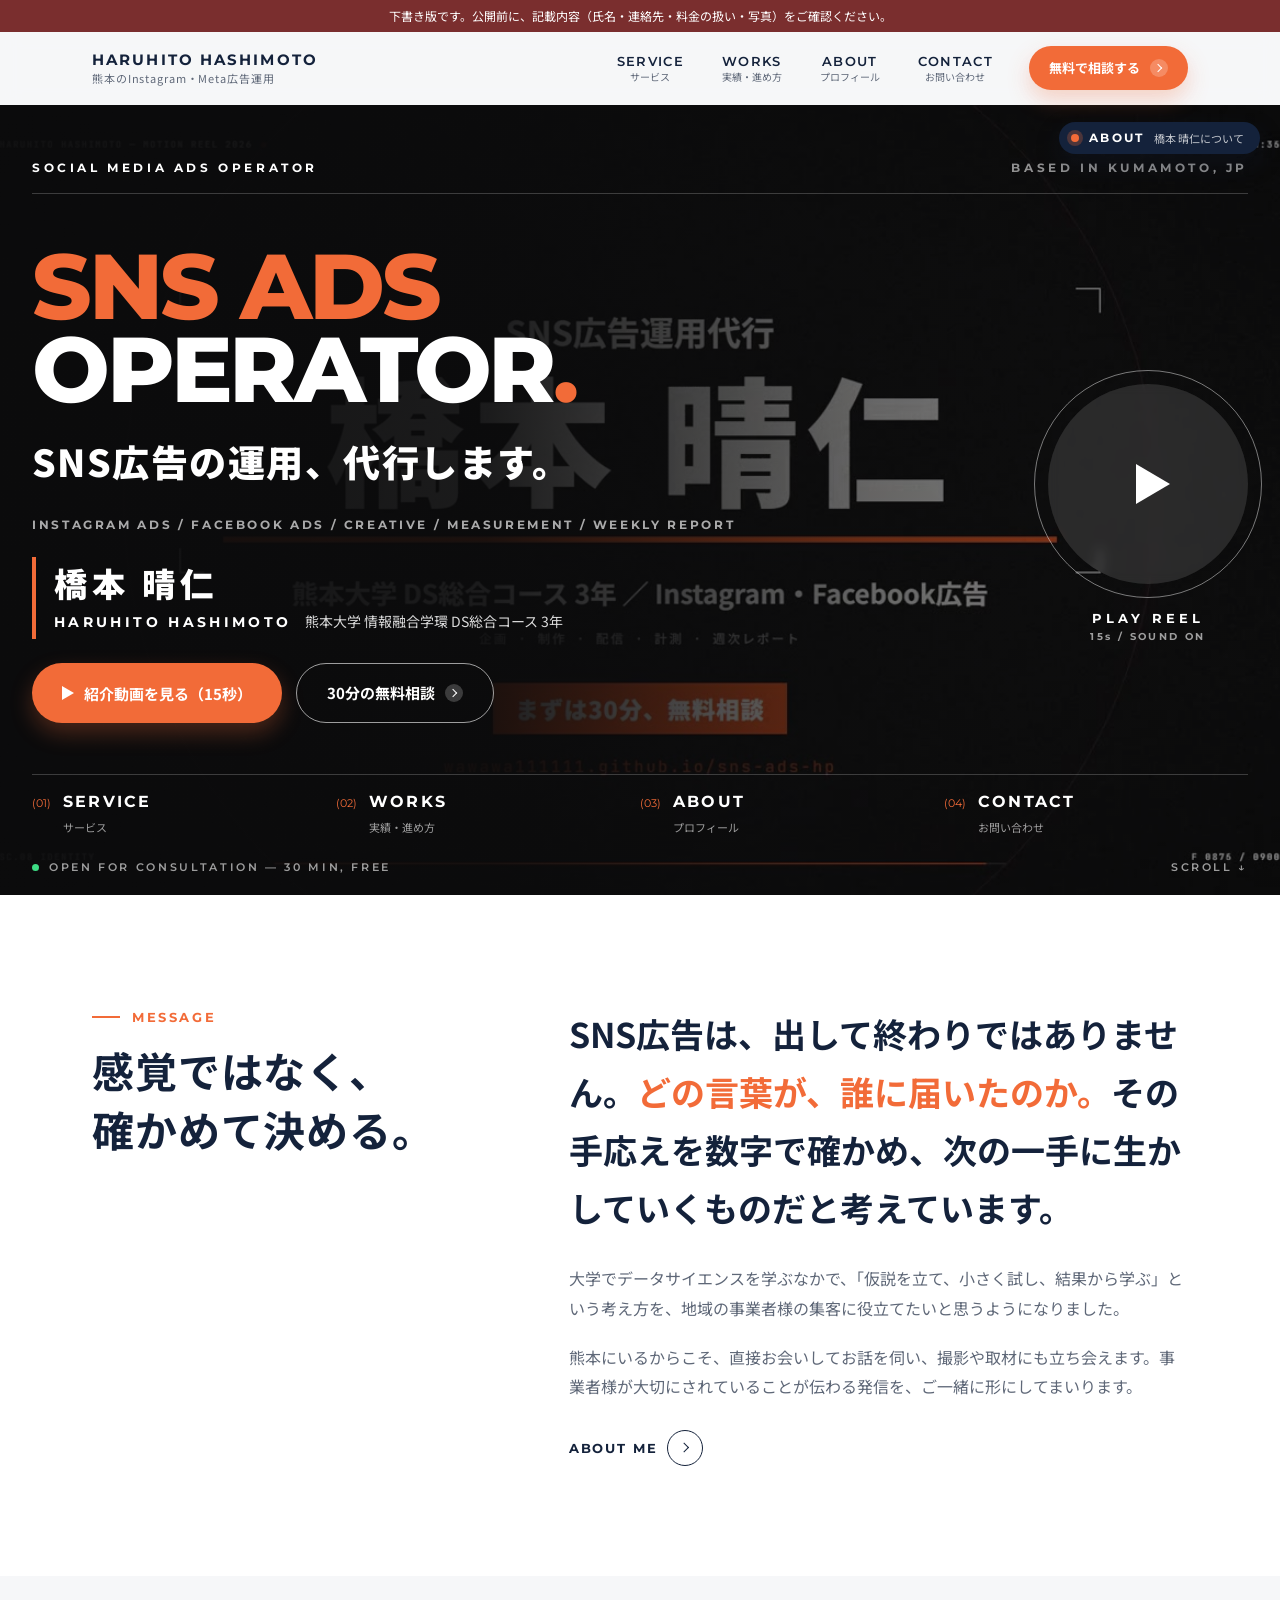
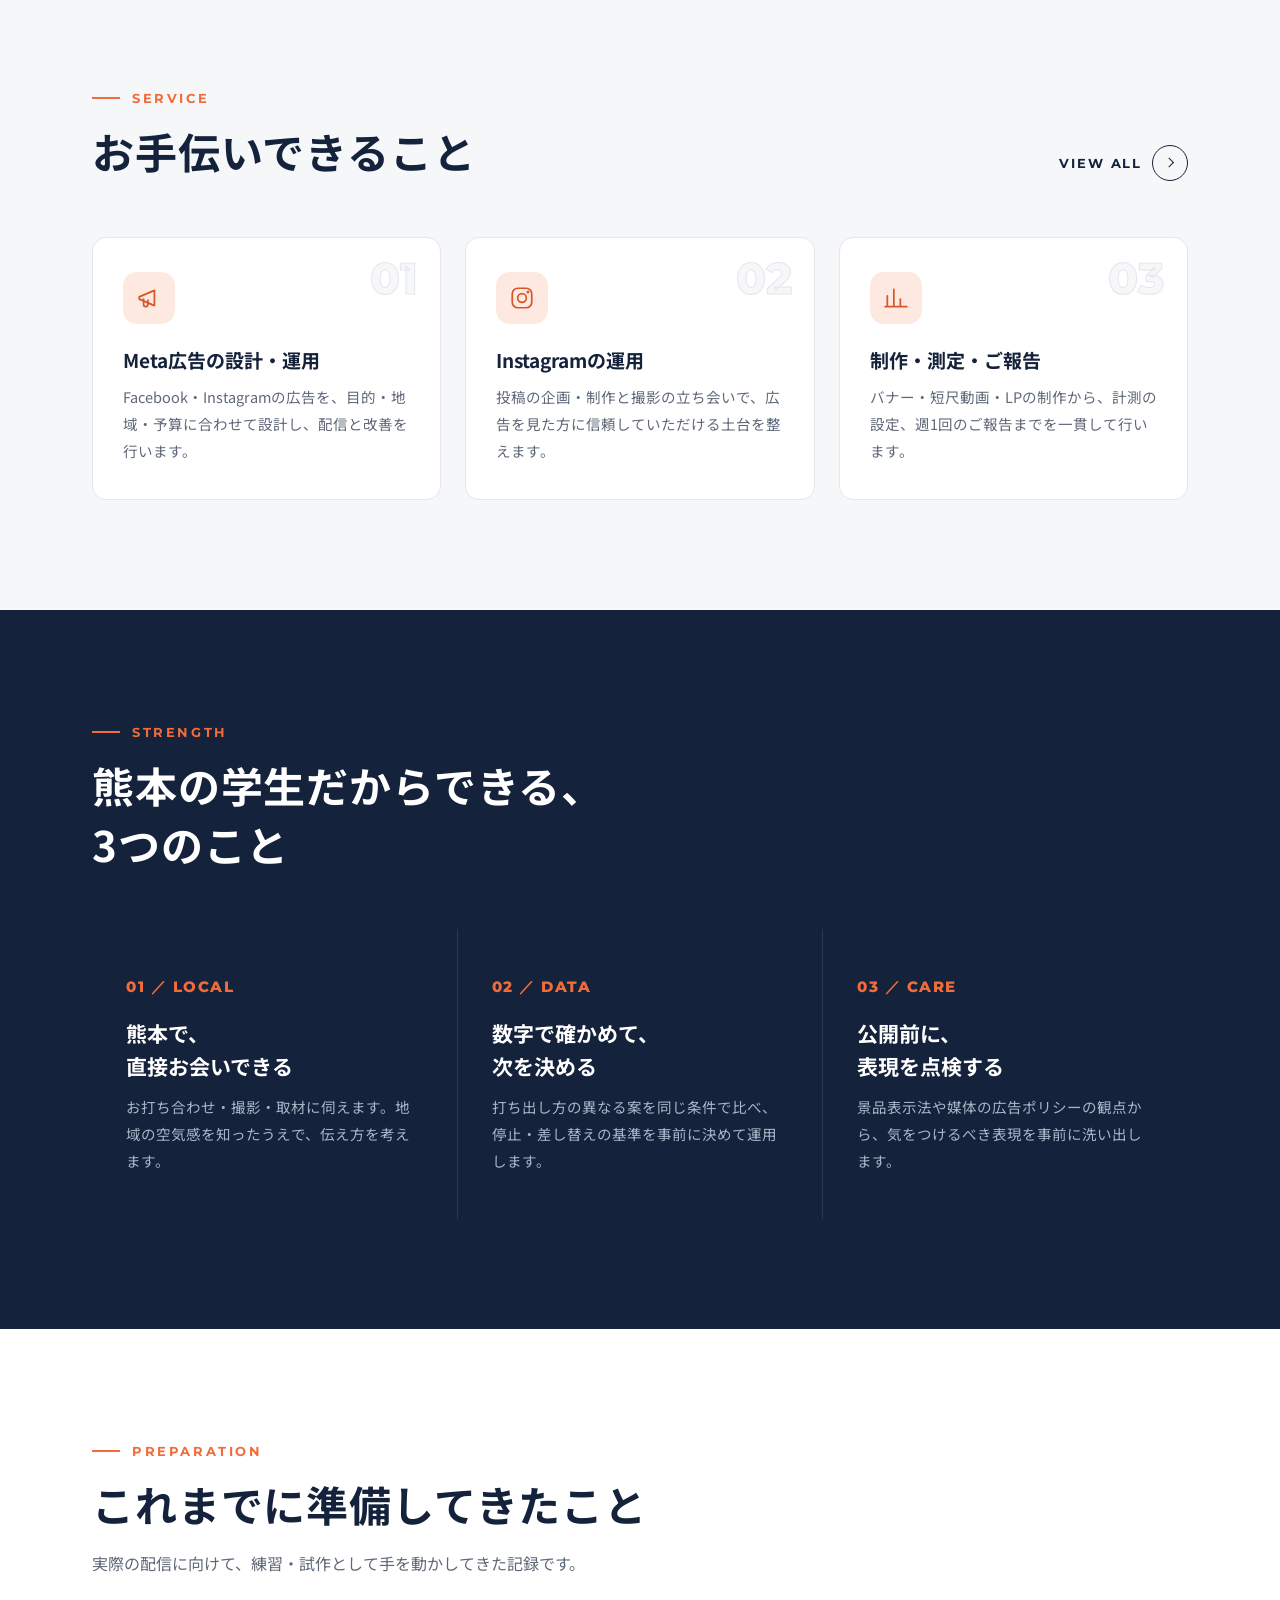
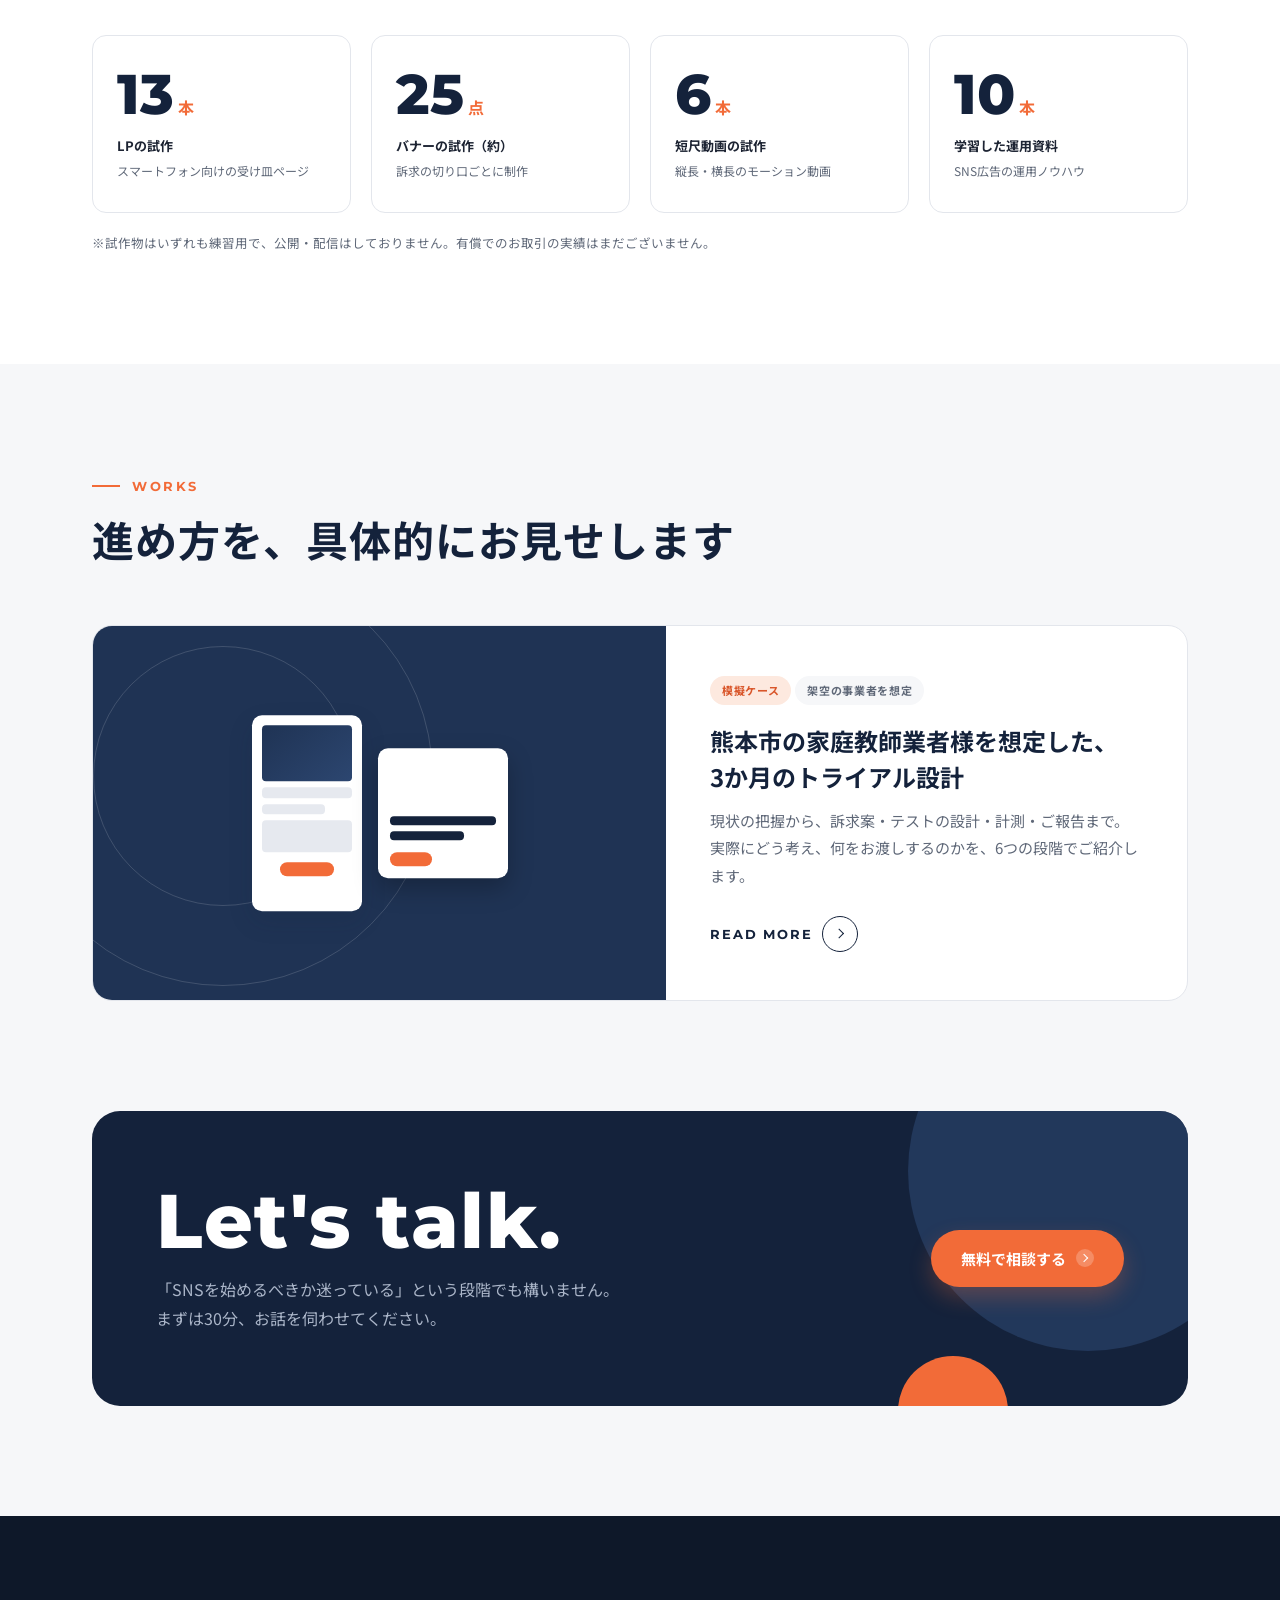
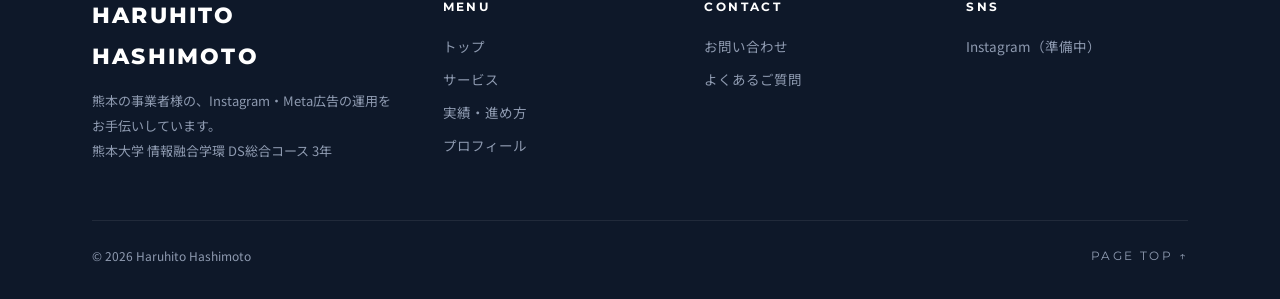
<file: index.html>
<!doctype html>
<html lang="ja">
<head>
<meta charset="utf-8">
<meta name="viewport" content="width=device-width, initial-scale=1">
<title>熊本のInstagram・Meta広告運用｜橋本 晴仁</title>
<meta name="description" content="熊本の事業者様のInstagram・Meta広告の運用を、数字で確かめながらお手伝いします。熊本大学 情報融合学環 DS総合コース 3年 橋本 晴仁。">
<meta name="robots" content="noindex, nofollow"><!-- 下書きのため。公開時に外す -->
<link rel="preconnect" href="https://fonts.googleapis.com"><link rel="preconnect" href="https://fonts.gstatic.com" crossorigin>
<link href="https://fonts.googleapis.com/css2?family=Montserrat:wght@500;600;700;800&family=Noto+Sans+JP:wght@400;500;700;900&display=swap" rel="stylesheet">
<link rel="stylesheet" href="assets/style.css">
</head>
<body data-page="top">
<div id="site-header"></div>

<main>
  <!-- ファーストビュー：右側に動画が見える背景＋強い見出し＋再生ボタン -->
  <section class="fv-hero">
    <video class="fv-bgv" id="fv-reel" src="assets/reel.mp4" poster="assets/reel-poster.jpg" autoplay muted loop playsinline preload="metadata" aria-hidden="true"></video>
    <div class="fv-shade" aria-hidden="true"></div>
    <div class="wrap fv-hero-in">
      <div class="fv-top rv">
        <p class="fv-kicker en">SOCIAL MEDIA ADS OPERATOR</p>
        <p class="fv-kicker en dim">BASED IN KUMAMOTO, JP</p>
      </div>
      <div class="fv-body">
        <div class="fv-main">
          <h1 class="fv-h rv d1">
            <span class="en big"><span class="o">SNS ADS</span><span>OPERATOR<i>.</i></span></span>
            <span class="jp">SNS広告の運用、代行します。</span>
          </h1>
          <p class="fv-svc en rv d2">INSTAGRAM ADS / FACEBOOK ADS / CREATIVE / MEASUREMENT / WEEKLY REPORT</p>
          <div class="fv-id rv d2">
            <p class="nm">橋本 晴仁</p>
            <p class="meta"><span class="en">HARUHITO HASHIMOTO</span>熊本大学 情報融合学環 DS総合コース 3年</p>
          </div>
          <div class="fv-btns rv d3">
            <button type="button" class="btn btn-accent js-play"><span class="tri" aria-hidden="true"></span>紹介動画を見る（15秒）</button>
            <a href="contact.html" class="btn btn-ghost-w">30分の無料相談<span class="arw"></span></a>
          </div>
        </div>
        <button type="button" class="fv-play js-play" aria-label="紹介動画を再生する（15秒・音あり）">
          <span class="ring" aria-hidden="true"></span><span class="tri" aria-hidden="true"></span>
          <span class="lab en">PLAY REEL<small>15s / SOUND ON</small></span>
        </button>
      </div>
      <nav class="fv-index rv d3" aria-label="ページへのリンク">
        <a href="service.html"><span class="no en">(01)</span><span class="en">SERVICE</span><small>サービス</small></a>
        <a href="works.html"><span class="no en">(02)</span><span class="en">WORKS</span><small>実績・進め方</small></a>
        <a href="about.html"><span class="no en">(03)</span><span class="en">ABOUT</span><small>プロフィール</small></a>
        <a href="contact.html"><span class="no en">(04)</span><span class="en">CONTACT</span><small>お問い合わせ</small></a>
      </nav>
      <div class="fv-foot en"><span><i class="live"></i>OPEN FOR CONSULTATION — 30 MIN, FREE</span><span>SCROLL ↓</span></div>
    </div>
  </section>
  <!-- 紹介動画を大きく再生する画面 -->
  <dialog class="reel-modal" id="reel-modal" aria-label="紹介動画">
    <button type="button" class="reel-close" id="reel-close" aria-label="閉じる">×</button>
    <video id="reel-full" src="assets/reel.mp4" poster="assets/reel-poster.jpg" controls playsinline preload="none"></video>
  </dialog>

  <!-- メッセージ -->
  <section class="sec white">
    <div class="wrap message">
      <div class="head rv" style="margin:0"><span class="label">Message</span><h2>感覚ではなく、<br>確かめて決める。</h2></div>
      <div class="rv d1">
        <p class="big">SNS広告は、出して終わりではありません。<em>どの言葉が、誰に届いたのか。</em>その手応えを数字で確かめ、次の一手に生かしていくものだと考えています。</p>
        <div class="body" style="margin-top:28px">
          <p>大学でデータサイエンスを学ぶなかで、「仮説を立て、小さく試し、結果から学ぶ」という考え方を、地域の事業者様の集客に役立てたいと思うようになりました。</p>
          <p>熊本にいるからこそ、直接お会いしてお話を伺い、撮影や取材にも立ち会えます。事業者様が大切にされていることが伝わる発信を、ご一緒に形にしてまいります。</p>
        </div>
        <p style="margin-top:28px"><a href="about.html" class="more">ABOUT ME<i></i></a></p>
      </div>
    </div>
  </section>

  <!-- サービス -->
  <section class="sec">
    <div class="wrap">
      <div class="head rv" style="display:flex;justify-content:space-between;align-items:end;flex-wrap:wrap;gap:20px">
        <div><span class="label">Service</span><h2>お手伝いできること</h2></div>
        <a href="service.html" class="more">VIEW ALL<i></i></a>
      </div>
      <div class="cards">
        <a href="service.html#ads" class="card rv">
          <span class="no">01</span>
          <div class="ic"><svg viewBox="0 0 24 24"><path d="M3 11l14-6v14L3 13z"/><path d="M7 13v5a2 2 0 0 0 4 0v-4"/></svg></div>
          <h3>Meta広告の設計・運用</h3>
          <p>Facebook・Instagramの広告を、目的・地域・予算に合わせて設計し、配信と改善を行います。</p>
        </a>
        <a href="service.html#instagram" class="card rv d1">
          <span class="no">02</span>
          <div class="ic"><svg viewBox="0 0 24 24"><rect x="3" y="3" width="18" height="18" rx="5"/><circle cx="12" cy="12" r="4"/><circle cx="17.5" cy="6.5" r=".6"/></svg></div>
          <h3>Instagramの運用</h3>
          <p>投稿の企画・制作と撮影の立ち会いで、広告を見た方に信頼していただける土台を整えます。</p>
        </a>
        <a href="service.html#creative" class="card rv d2">
          <span class="no">03</span>
          <div class="ic"><svg viewBox="0 0 24 24"><path d="M4 20V10M10 20V4M16 20v-7M22 20H2"/></svg></div>
          <h3>制作・測定・ご報告</h3>
          <p>バナー・短尺動画・LPの制作から、計測の設定、週1回のご報告までを一貫して行います。</p>
        </a>
      </div>
    </div>
  </section>

  <!-- 強み -->
  <section class="sec navy">
    <div class="wrap">
      <div class="head rv"><span class="label">Strength</span><h2>熊本の学生だからできる、<br>3つのこと</h2></div>
      <div class="strengths rv">
        <div class="strength"><div class="num">01 ／ LOCAL</div><h3>熊本で、<br>直接お会いできる</h3><p>お打ち合わせ・撮影・取材に伺えます。地域の空気感を知ったうえで、伝え方を考えます。</p></div>
        <div class="strength"><div class="num">02 ／ DATA</div><h3>数字で確かめて、<br>次を決める</h3><p>打ち出し方の異なる案を同じ条件で比べ、停止・差し替えの基準を事前に決めて運用します。</p></div>
        <div class="strength"><div class="num">03 ／ CARE</div><h3>公開前に、<br>表現を点検する</h3><p>景品表示法や媒体の広告ポリシーの観点から、気をつけるべき表現を事前に洗い出します。</p></div>
      </div>
    </div>
  </section>

  <!-- 準備の記録（数字） -->
  <section class="sec white">
    <div class="wrap">
      <div class="head rv"><span class="label">Preparation</span><h2>これまでに準備してきたこと</h2><p>実際の配信に向けて、練習・試作として手を動かしてきた記録です。</p></div>
      <div class="stats">
        <div class="stat rv"><div class="v" data-count="16">16<small>本</small></div><div class="k">LPの試作</div><div class="d">スマートフォン向けの受け皿ページ</div></div>
        <div class="stat rv d1"><div class="v" data-count="30">30<small>点</small></div><div class="k">バナーの試作（約）</div><div class="d">訴求の切り口ごとに制作</div></div>
        <div class="stat rv d2"><div class="v" data-count="7">7<small>本</small></div><div class="k">短尺動画の試作</div><div class="d">縦長・横長のモーション動画</div></div>
        <div class="stat rv d3"><div class="v" data-count="12">12<small>本</small></div><div class="k">学習した運用資料</div><div class="d">SNS広告の運用ノウハウ</div></div>
      </div>
      <p class="small-note">※試作物はいずれも練習用で、公開・配信はしておりません。有償でのお取引の実績はまだございません。</p>
    </div>
  </section>

  <!-- 実績・進め方 -->
  <section class="sec">
    <div class="wrap">
      <div class="head rv"><span class="label">Works</span><h2>進め方を、具体的にお見せします</h2></div>
      <a href="works.html" class="case-teaser rv">
        <div class="vis" aria-hidden="true">
          <div class="ring" style="width:420px;height:420px;left:-80px;top:-60px"></div>
          <div class="ring" style="width:260px;height:260px;left:0;top:20px"></div>
          <div style="position:absolute;left:50%;top:50%;transform:translate(-50%,-50%);display:flex;gap:16px;align-items:center">
            <div class="m-lp" style="width:110px"><i class="h"></i><i style="height:6%"></i><i style="height:6%;width:70%"></i><i style="height:18%"></i><i class="b"></i></div>
            <div class="m-banner" style="width:130px"><i></i><i></i><i></i></div>
          </div>
        </div>
        <div class="body">
          <span class="chip">模擬ケース</span> <span class="chip gray">架空の事業者を想定</span>
          <h3 style="font-size:24px;color:var(--navy);margin:18px 0 12px;line-height:1.5">熊本市の家庭教師業者様を想定した、<br>3か月のトライアル設計</h3>
          <p style="color:var(--muted);font-size:15px">現状の把握から、訴求案・テストの設計・計測・ご報告まで。実際にどう考え、何をお渡しするのかを、6つの段階でご紹介します。</p>
          <p style="margin-top:26px"><span class="more">READ MORE<i></i></span></p>
        </div>
      </a>
    </div>
  </section>

  <!-- CTA -->
  <section class="sec" style="padding-top:0">
    <div class="wrap">
      <div class="cta-band rv">
        <div>
          <div class="en">Let's talk.</div>
          <p>「SNSを始めるべきか迷っている」という段階でも構いません。<br>まずは30分、お話を伺わせてください。</p>
        </div>
        <a href="contact.html" class="btn btn-accent">無料で相談する<span class="arw"></span></a>
      </div>
    </div>
  </section>
</main>

<div id="site-footer"></div>
<script src="assets/main.js"></script>
</body>
</html>
</file>
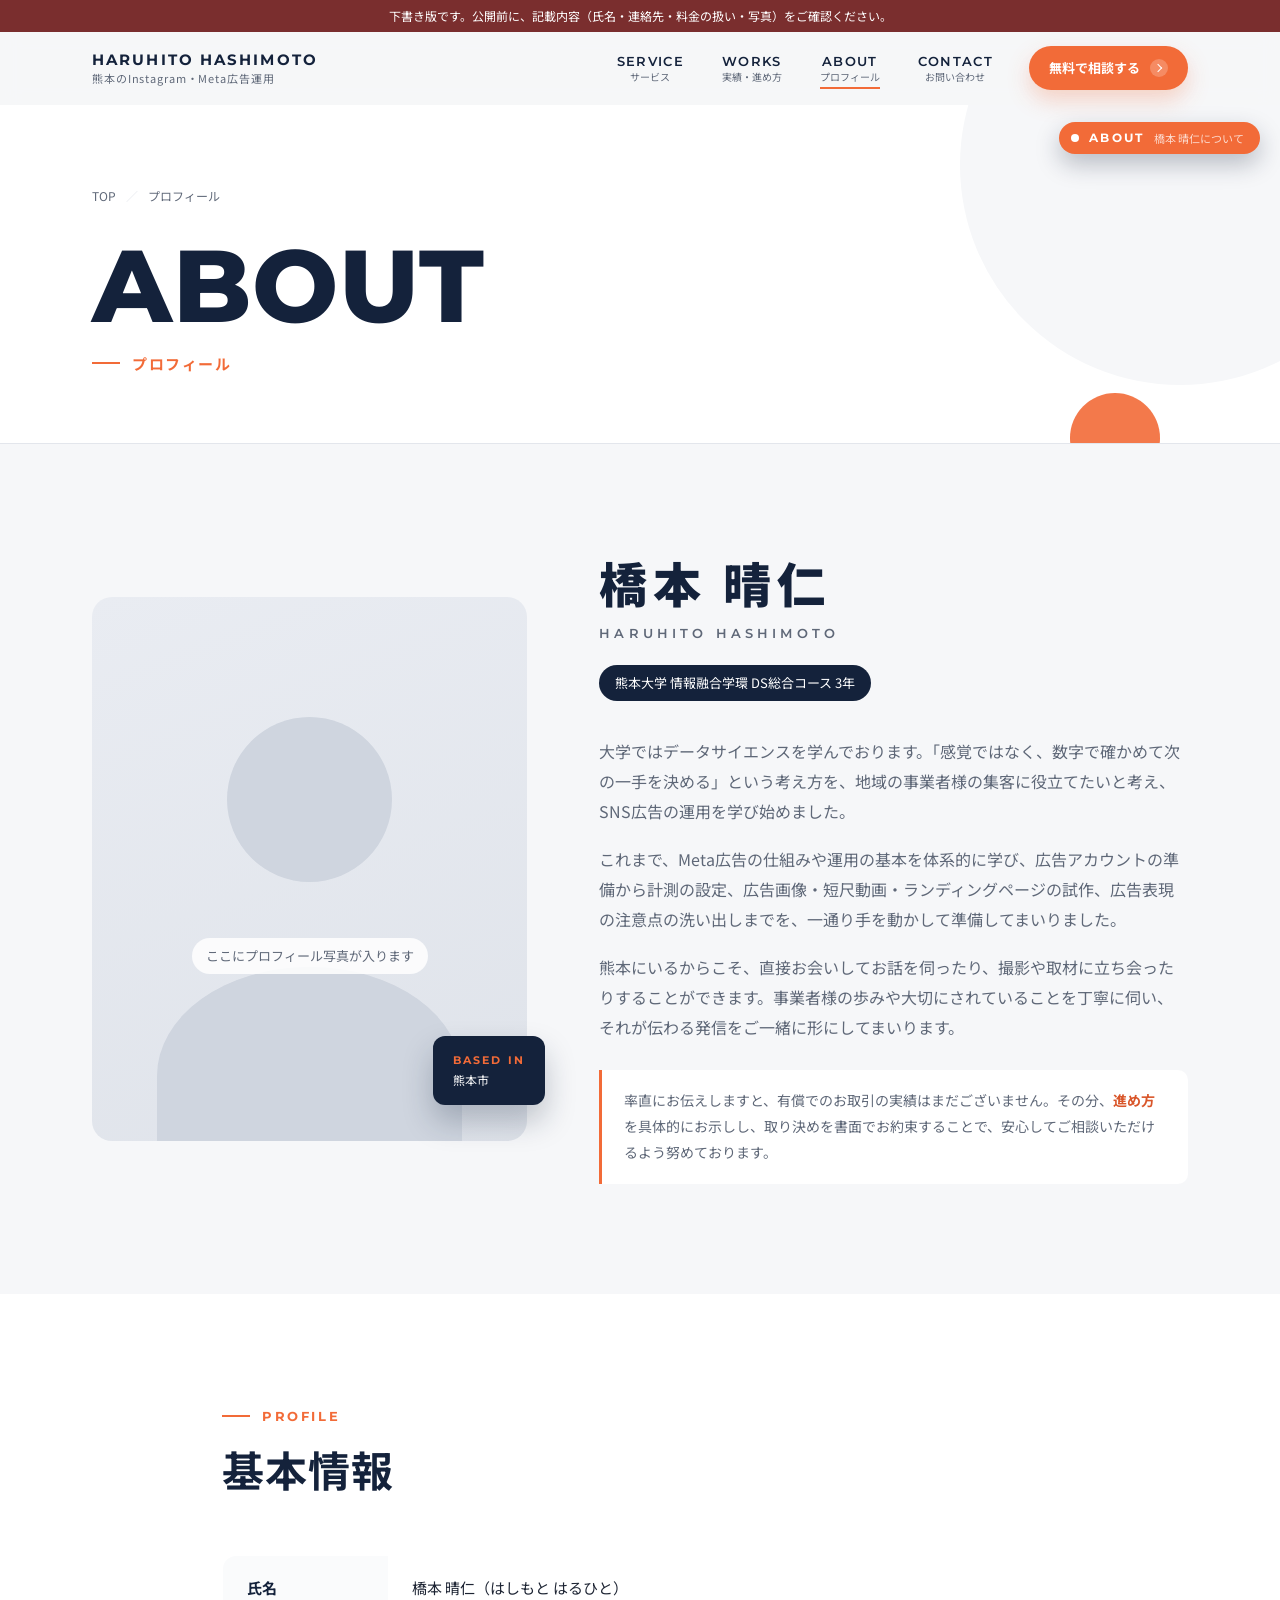
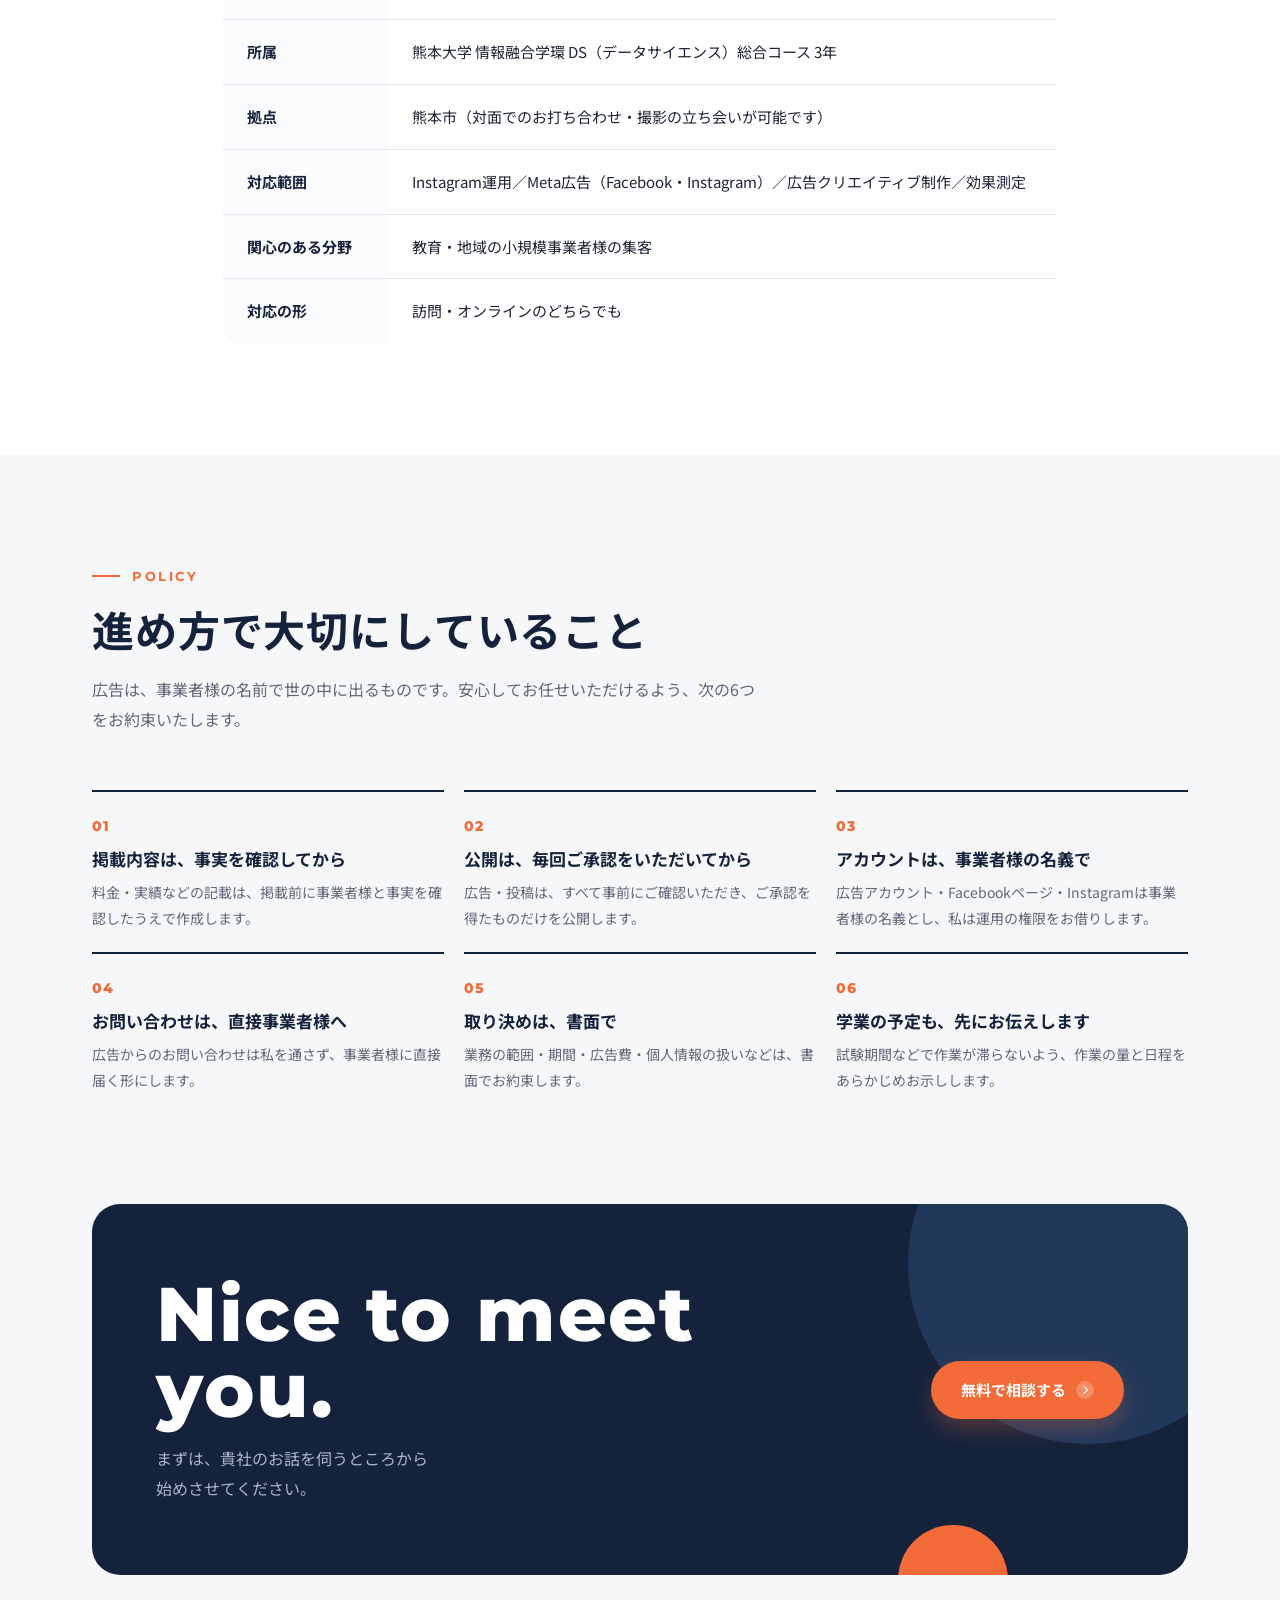
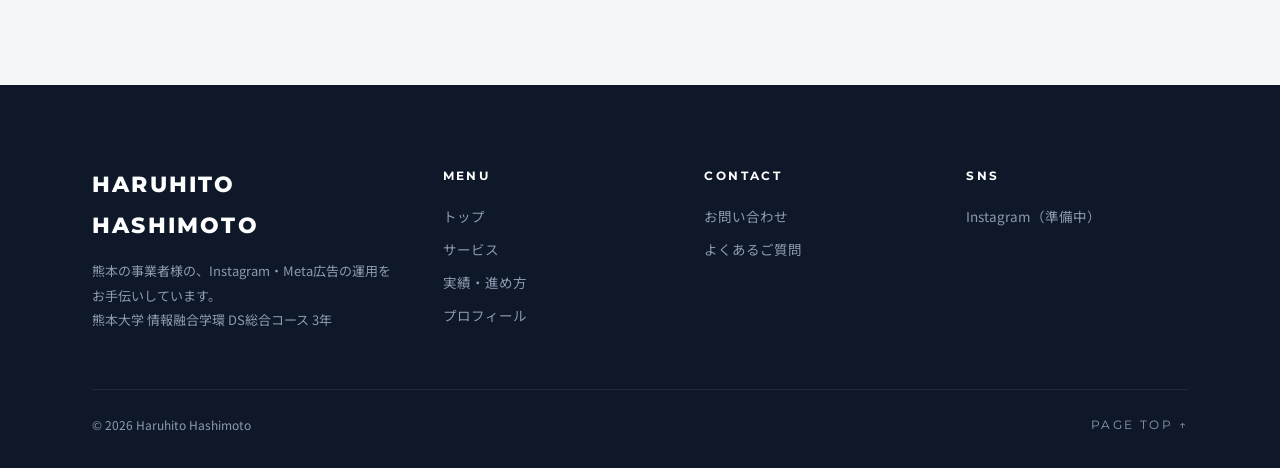
<file: about.html>
<!doctype html>
<html lang="ja">
<head>
<meta charset="utf-8">
<meta name="viewport" content="width=device-width, initial-scale=1">
<title>プロフィール｜熊本のInstagram・Meta広告運用｜橋本 晴仁</title>
<meta name="description" content="熊本大学 情報融合学環 DS総合コース 3年 橋本 晴仁のプロフィールと、進め方で大切にしていること。">
<meta name="robots" content="noindex, nofollow">
<link rel="preconnect" href="https://fonts.googleapis.com"><link rel="preconnect" href="https://fonts.gstatic.com" crossorigin>
<link href="https://fonts.googleapis.com/css2?family=Montserrat:wght@500;600;700;800&family=Noto+Sans+JP:wght@400;500;700;900&display=swap" rel="stylesheet">
<link rel="stylesheet" href="assets/style.css">
</head>
<body data-page="about">
<div id="site-header"></div>

<main>
  <section class="page-hero">
    <div class="wrap">
      <nav class="crumb" aria-label="パンくずリスト"><a href="index.html">TOP</a><span>プロフィール</span></nav>
      <h1><span class="en">ABOUT</span><span class="ja">プロフィール</span></h1>
    </div>
  </section>

  <section class="sec">
    <div class="wrap profile-top">
      <div class="photo-wrap rv">
        <div class="photo-slot"><span>ここにプロフィール写真が入ります</span></div>
        <div class="tag"><b>BASED IN</b>熊本市</div>
      </div>
      <div class="rv d1">
        <div class="profile-name"><div class="ja">橋本 晴仁</div><div class="en">HARUHITO HASHIMOTO</div><span class="role">熊本大学 情報融合学環 DS総合コース 3年</span></div>
        <div class="story" style="margin-top:36px">
          <p>大学ではデータサイエンスを学んでおります。「感覚ではなく、数字で確かめて次の一手を決める」という考え方を、地域の事業者様の集客に役立てたいと考え、SNS広告の運用を学び始めました。</p>
          <p>これまで、Meta広告の仕組みや運用の基本を体系的に学び、広告アカウントの準備から計測の設定、広告画像・短尺動画・ランディングページの試作、広告表現の注意点の洗い出しまでを、一通り手を動かして準備してまいりました。</p>
          <p>熊本にいるからこそ、直接お会いしてお話を伺ったり、撮影や取材に立ち会ったりすることができます。事業者様の歩みや大切にされていることを丁寧に伺い、それが伝わる発信をご一緒に形にしてまいります。</p>
        </div>
        <div class="honest">率直にお伝えしますと、有償でのお取引の実績はまだございません。その分、<a href="works.html" style="color:var(--accent-d);font-weight:700">進め方</a>を具体的にお示しし、取り決めを書面でお約束することで、安心してご相談いただけるよう努めております。</div>
      </div>
    </div>
  </section>

  <section class="sec white">
    <div class="wrap" style="max-width:900px">
      <div class="head rv"><span class="label">Profile</span><h2>基本情報</h2></div>
      <table class="table rv">
        <tr><th>氏名</th><td>橋本 晴仁（はしもと はるひと）</td></tr>
        <tr><th>所属</th><td>熊本大学 情報融合学環 DS（データサイエンス）総合コース 3年</td></tr>
        <tr><th>拠点</th><td>熊本市（対面でのお打ち合わせ・撮影の立ち会いが可能です）</td></tr>
        <tr><th>対応範囲</th><td>Instagram運用／Meta広告（Facebook・Instagram）／広告クリエイティブ制作／効果測定</td></tr>
        <tr><th>関心のある分野</th><td>教育・地域の小規模事業者様の集客</td></tr>
        <tr><th>対応の形</th><td>訪問・オンラインのどちらでも</td></tr>
      </table>
    </div>
  </section>

  <section class="sec">
    <div class="wrap">
      <div class="head rv"><span class="label">Policy</span><h2>進め方で大切にしていること</h2><p>広告は、事業者様の名前で世の中に出るものです。安心してお任せいただけるよう、次の6つをお約束いたします。</p></div>
      <div class="promises">
        <div class="promise rv"><div class="n">01</div><h3>掲載内容は、事実を確認してから</h3><p>料金・実績などの記載は、掲載前に事業者様と事実を確認したうえで作成します。</p></div>
        <div class="promise rv d1"><div class="n">02</div><h3>公開は、毎回ご承認をいただいてから</h3><p>広告・投稿は、すべて事前にご確認いただき、ご承認を得たものだけを公開します。</p></div>
        <div class="promise rv d2"><div class="n">03</div><h3>アカウントは、事業者様の名義で</h3><p>広告アカウント・Facebookページ・Instagramは事業者様の名義とし、私は運用の権限をお借りします。</p></div>
        <div class="promise rv"><div class="n">04</div><h3>お問い合わせは、直接事業者様へ</h3><p>広告からのお問い合わせは私を通さず、事業者様に直接届く形にします。</p></div>
        <div class="promise rv d1"><div class="n">05</div><h3>取り決めは、書面で</h3><p>業務の範囲・期間・広告費・個人情報の扱いなどは、書面でお約束します。</p></div>
        <div class="promise rv d2"><div class="n">06</div><h3>学業の予定も、先にお伝えします</h3><p>試験期間などで作業が滞らないよう、作業の量と日程をあらかじめお示しします。</p></div>
      </div>
    </div>
  </section>

  <section class="sec" style="padding-top:0">
    <div class="wrap">
      <div class="cta-band rv">
        <div><div class="en">Nice to meet you.</div><p>まずは、貴社のお話を伺うところから<br>始めさせてください。</p></div>
        <a href="contact.html" class="btn btn-accent">無料で相談する<span class="arw"></span></a>
      </div>
    </div>
  </section>
</main>

<div id="site-footer"></div>
<script src="assets/main.js"></script>
</body>
</html>
</file>
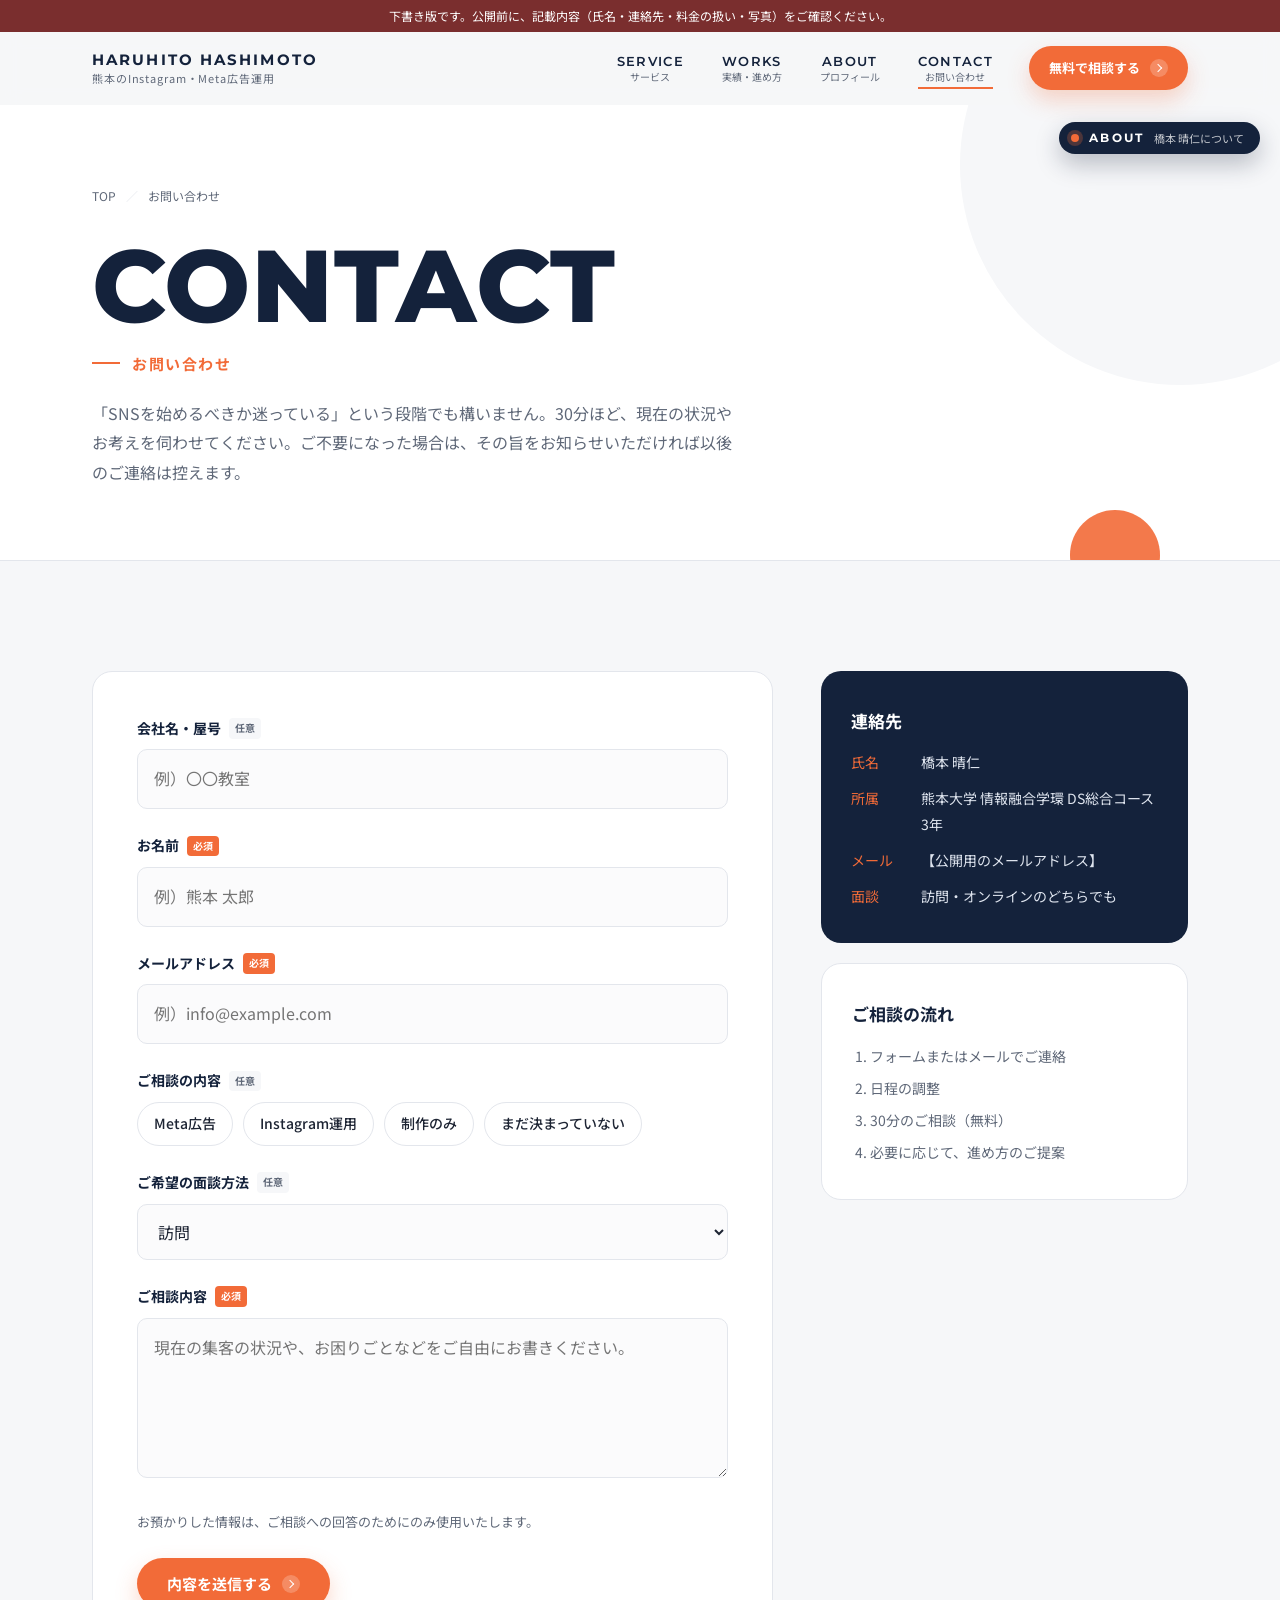
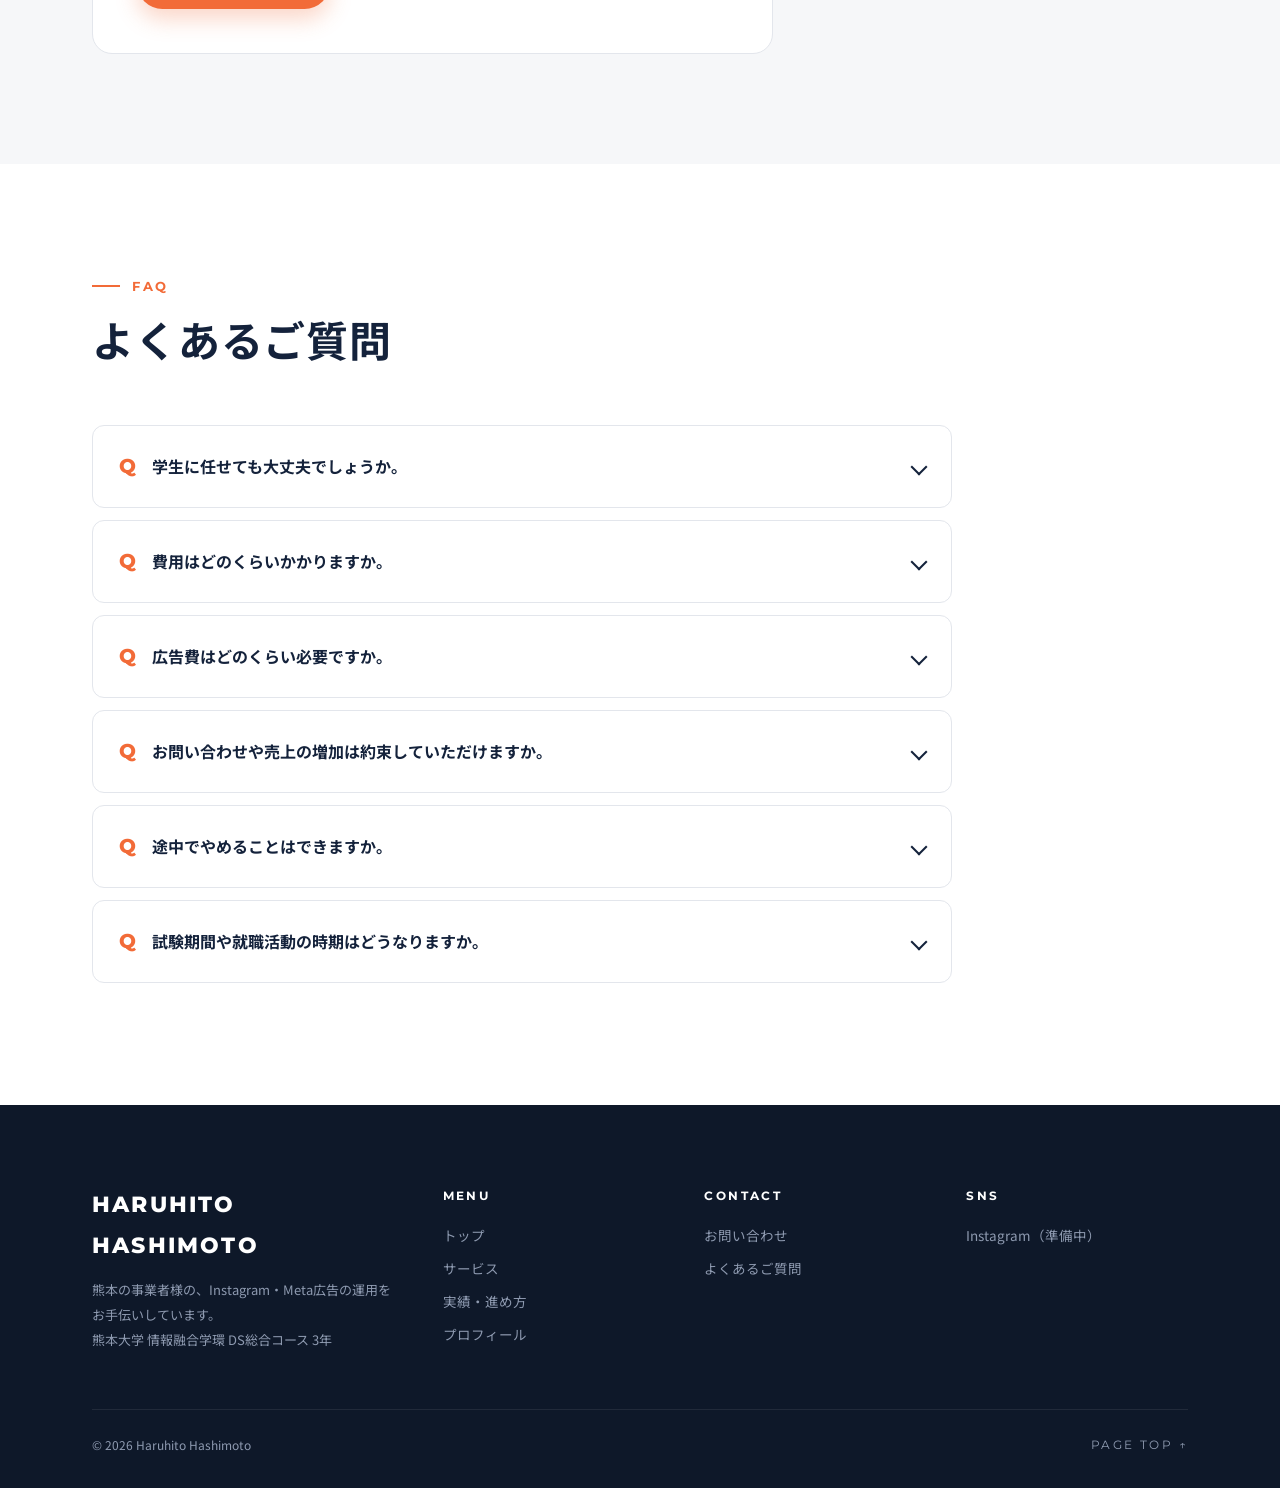
<file: contact.html>
<!doctype html>
<html lang="ja">
<head>
<meta charset="utf-8">
<meta name="viewport" content="width=device-width, initial-scale=1">
<title>お問い合わせ｜熊本のInstagram・Meta広告運用｜橋本 晴仁</title>
<meta name="description" content="Instagram・Meta広告の運用に関するご相談・お問い合わせ。30分の無料相談を承っております。">
<meta name="robots" content="noindex, nofollow">
<link rel="preconnect" href="https://fonts.googleapis.com"><link rel="preconnect" href="https://fonts.gstatic.com" crossorigin>
<link href="https://fonts.googleapis.com/css2?family=Montserrat:wght@500;600;700;800&family=Noto+Sans+JP:wght@400;500;700;900&display=swap" rel="stylesheet">
<link rel="stylesheet" href="assets/style.css">
</head>
<body data-page="contact">
<div id="site-header"></div>

<main>
  <section class="page-hero">
    <div class="wrap">
      <nav class="crumb" aria-label="パンくずリスト"><a href="index.html">TOP</a><span>お問い合わせ</span></nav>
      <h1><span class="en">CONTACT</span><span class="ja">お問い合わせ</span></h1>
      <p class="intro">「SNSを始めるべきか迷っている」という段階でも構いません。30分ほど、現在の状況やお考えを伺わせてください。ご不要になった場合は、その旨をお知らせいただければ以後のご連絡は控えます。</p>
    </div>
  </section>

  <section class="sec">
    <div class="wrap contact-grid">
      <form class="form rv" id="contact-form">
        <div class="field"><label for="f-company">会社名・屋号 <span class="opt">任意</span></label><input id="f-company" name="company" type="text" placeholder="例）〇〇教室" autocomplete="organization"></div>
        <div class="field"><label for="f-name">お名前 <span class="req">必須</span></label><input id="f-name" name="name" type="text" placeholder="例）熊本 太郎" required autocomplete="name"></div>
        <div class="field"><label for="f-mail">メールアドレス <span class="req">必須</span></label><input id="f-mail" name="email" type="email" placeholder="例）info@example.com" required autocomplete="email"></div>
        <div class="field"><label>ご相談の内容 <span class="opt">任意</span></label>
          <div class="radios">
            <label><input type="radio" name="topic" value="ads"><span>Meta広告</span></label>
            <label><input type="radio" name="topic" value="ig"><span>Instagram運用</span></label>
            <label><input type="radio" name="topic" value="creative"><span>制作のみ</span></label>
            <label><input type="radio" name="topic" value="other"><span>まだ決まっていない</span></label>
          </div>
        </div>
        <div class="field"><label for="f-style">ご希望の面談方法 <span class="opt">任意</span></label>
          <select id="f-style" name="style"><option>訪問</option><option>オンライン</option><option>どちらでもよい</option></select></div>
        <div class="field"><label for="f-msg">ご相談内容 <span class="req">必須</span></label><textarea id="f-msg" name="message" required placeholder="現在の集客の状況や、お困りごとなどをご自由にお書きください。"></textarea></div>
        <p class="agree">お預かりした情報は、ご相談への回答のためにのみ使用いたします。</p>
        <button type="submit" class="btn btn-accent">内容を送信する<span class="arw"></span></button>
        <div class="form-msg" id="form-msg" role="status">下書き版のため、このフォームからは送信されません。公開時に送信先を設定します。</div>
      </form>

      <aside>
        <div class="side-box rv d1">
          <h3>連絡先</h3>
          <dl>
            <dt>氏名</dt><dd>橋本 晴仁</dd>
            <dt>所属</dt><dd>熊本大学 情報融合学環 DS総合コース 3年</dd>
            <dt>メール</dt><dd>【公開用のメールアドレス】</dd>
            <dt>面談</dt><dd>訪問・オンラインのどちらでも</dd>
          </dl>
        </div>
        <div class="side-box rv d2">
          <h3>ご相談の流れ</h3>
          <ol>
            <li>フォームまたはメールでご連絡</li>
            <li>日程の調整</li>
            <li>30分のご相談（無料）</li>
            <li>必要に応じて、進め方のご提案</li>
          </ol>
        </div>
      </aside>
    </div>
  </section>

  <section class="sec white" id="faq">
    <div class="wrap">
      <div class="head rv"><span class="label">FAQ</span><h2>よくあるご質問</h2></div>
      <div class="faq rv">
        <details><summary>学生に任せても大丈夫でしょうか。</summary><p>ご不安はもっともだと存じます。そのため、業務の範囲・期間・責任の範囲を書面で取り決め、広告・投稿の公開は毎回ご承認をいただく形にしております。アカウントも事業者様の名義ですので、いつでも内容をご確認いただけます。</p></details>
        <details><summary>費用はどのくらいかかりますか。</summary><p>作業の範囲や期間によって異なりますので、ご相談の際にご状況を伺ったうえでご案内いたします。広告費は作業の費用とは別に、事業者様からMetaへ直接お支払いいただく形を基本としております。</p></details>
        <details><summary>広告費はどのくらい必要ですか。</summary><p>月1〜3万円程度の少額から始めることができます。事業者様が決めた月の上限額を目安に配信し、上限に達した時点で停止する設定にいたします（日ごとの消化には多少の変動がございます）。</p></details>
        <details><summary>お問い合わせや売上の増加は約束していただけますか。</summary><p>お約束はいたしかねます。少額の広告では、まず「どのような打ち出し方に反応があるか」を確かめる段階になります。何を成功とみなすかは、始める前にご一緒に決めさせていただきます。</p></details>
        <details><summary>途中でやめることはできますか。</summary><p>はい、可能です。やめる場合の手続きや期間は、はじめの取り決めの書面に明記いたします。</p></details>
        <details><summary>試験期間や就職活動の時期はどうなりますか。</summary><p>あらかじめ予定をお伝えし、その時期の作業の量と日程を事前にお示しします。ご報告が途切れることのないよう準備いたします。</p></details>
      </div>
    </div>
  </section>
</main>

<div id="site-footer"></div>
<script src="assets/main.js"></script>
</body>
</html>
</file>
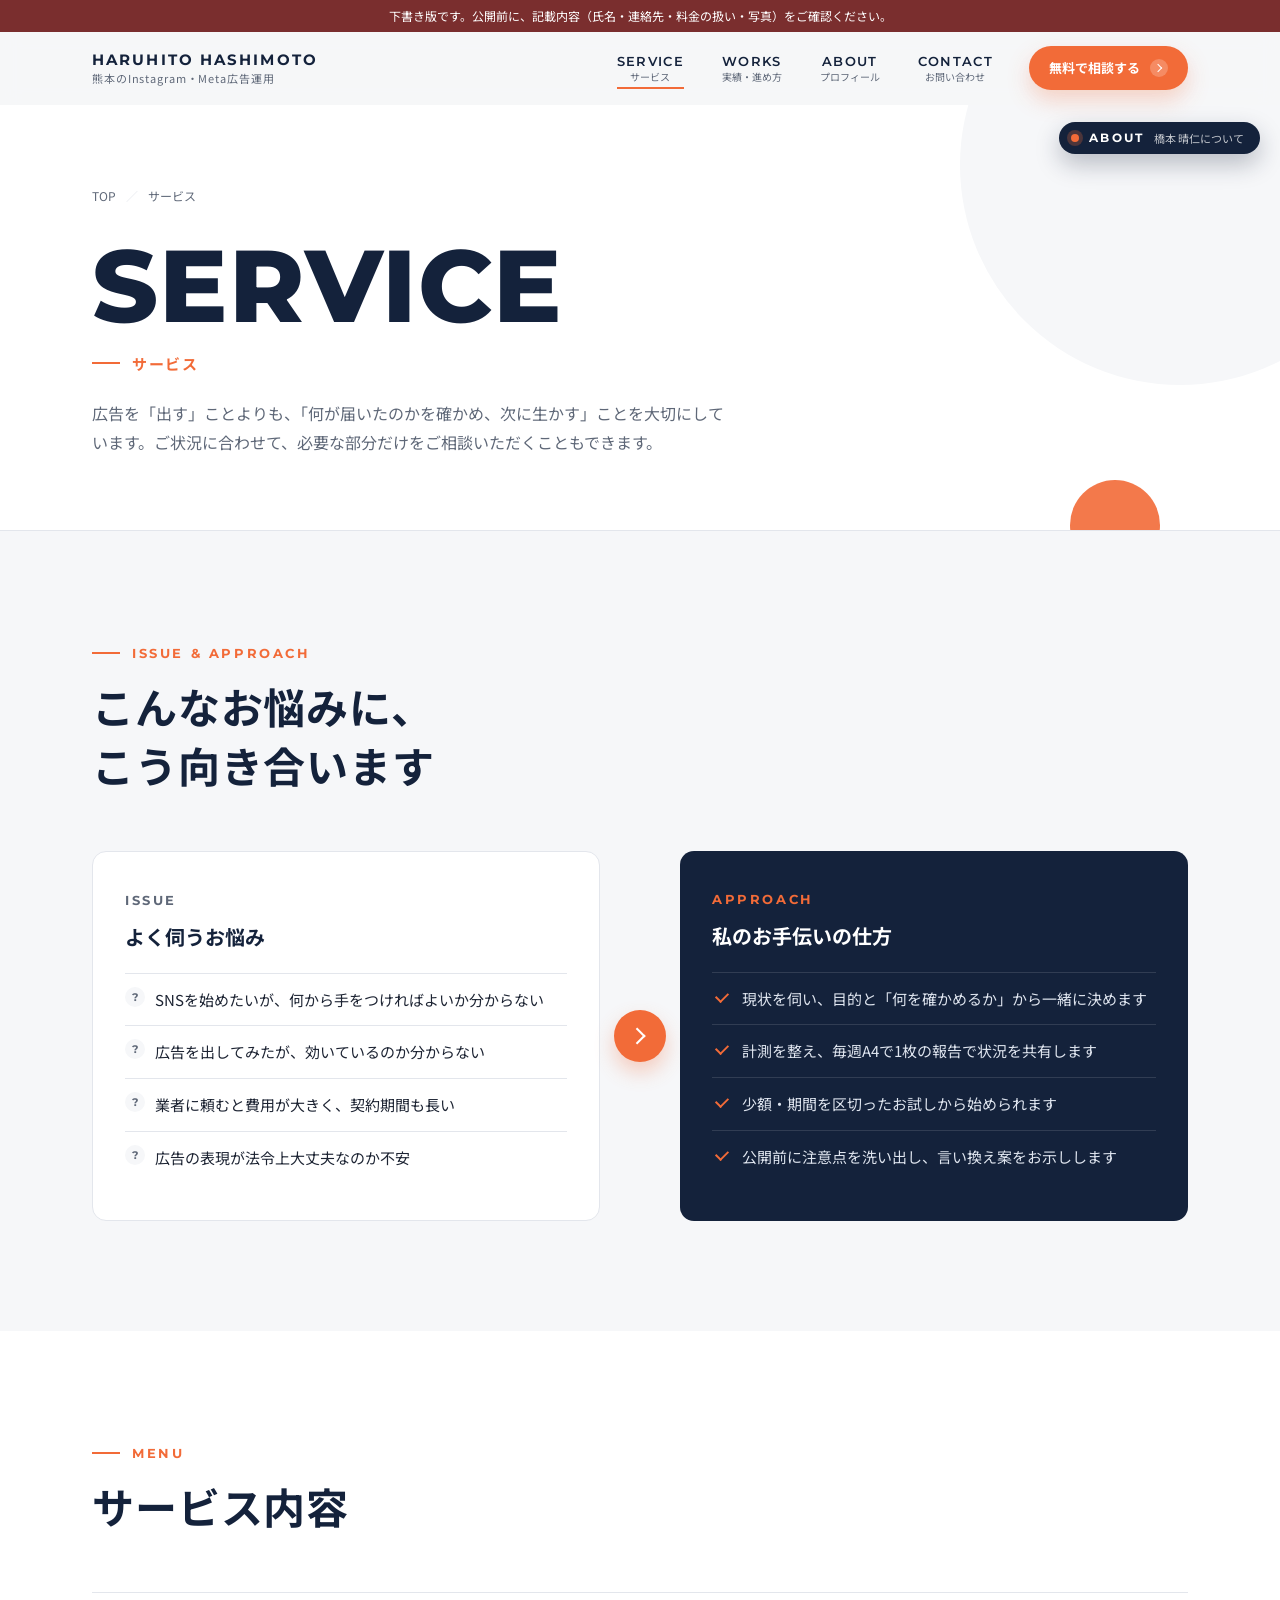
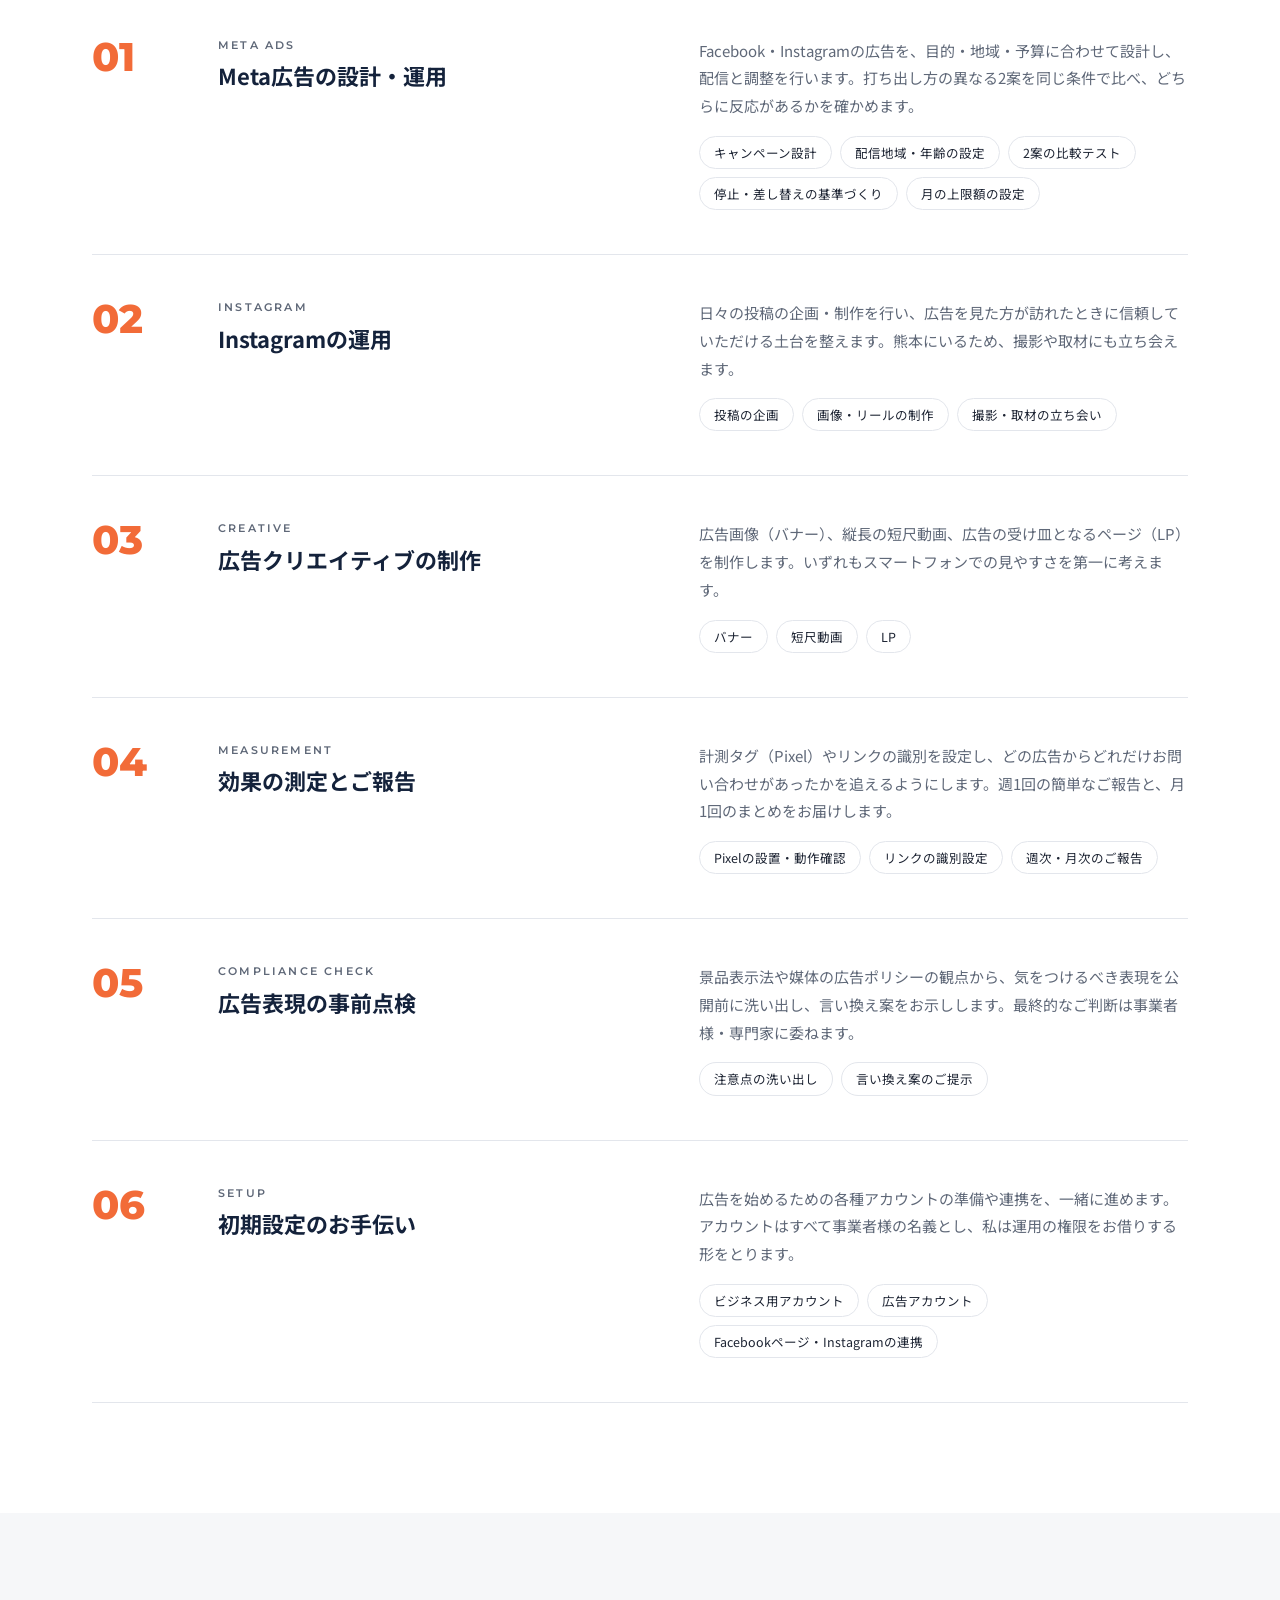
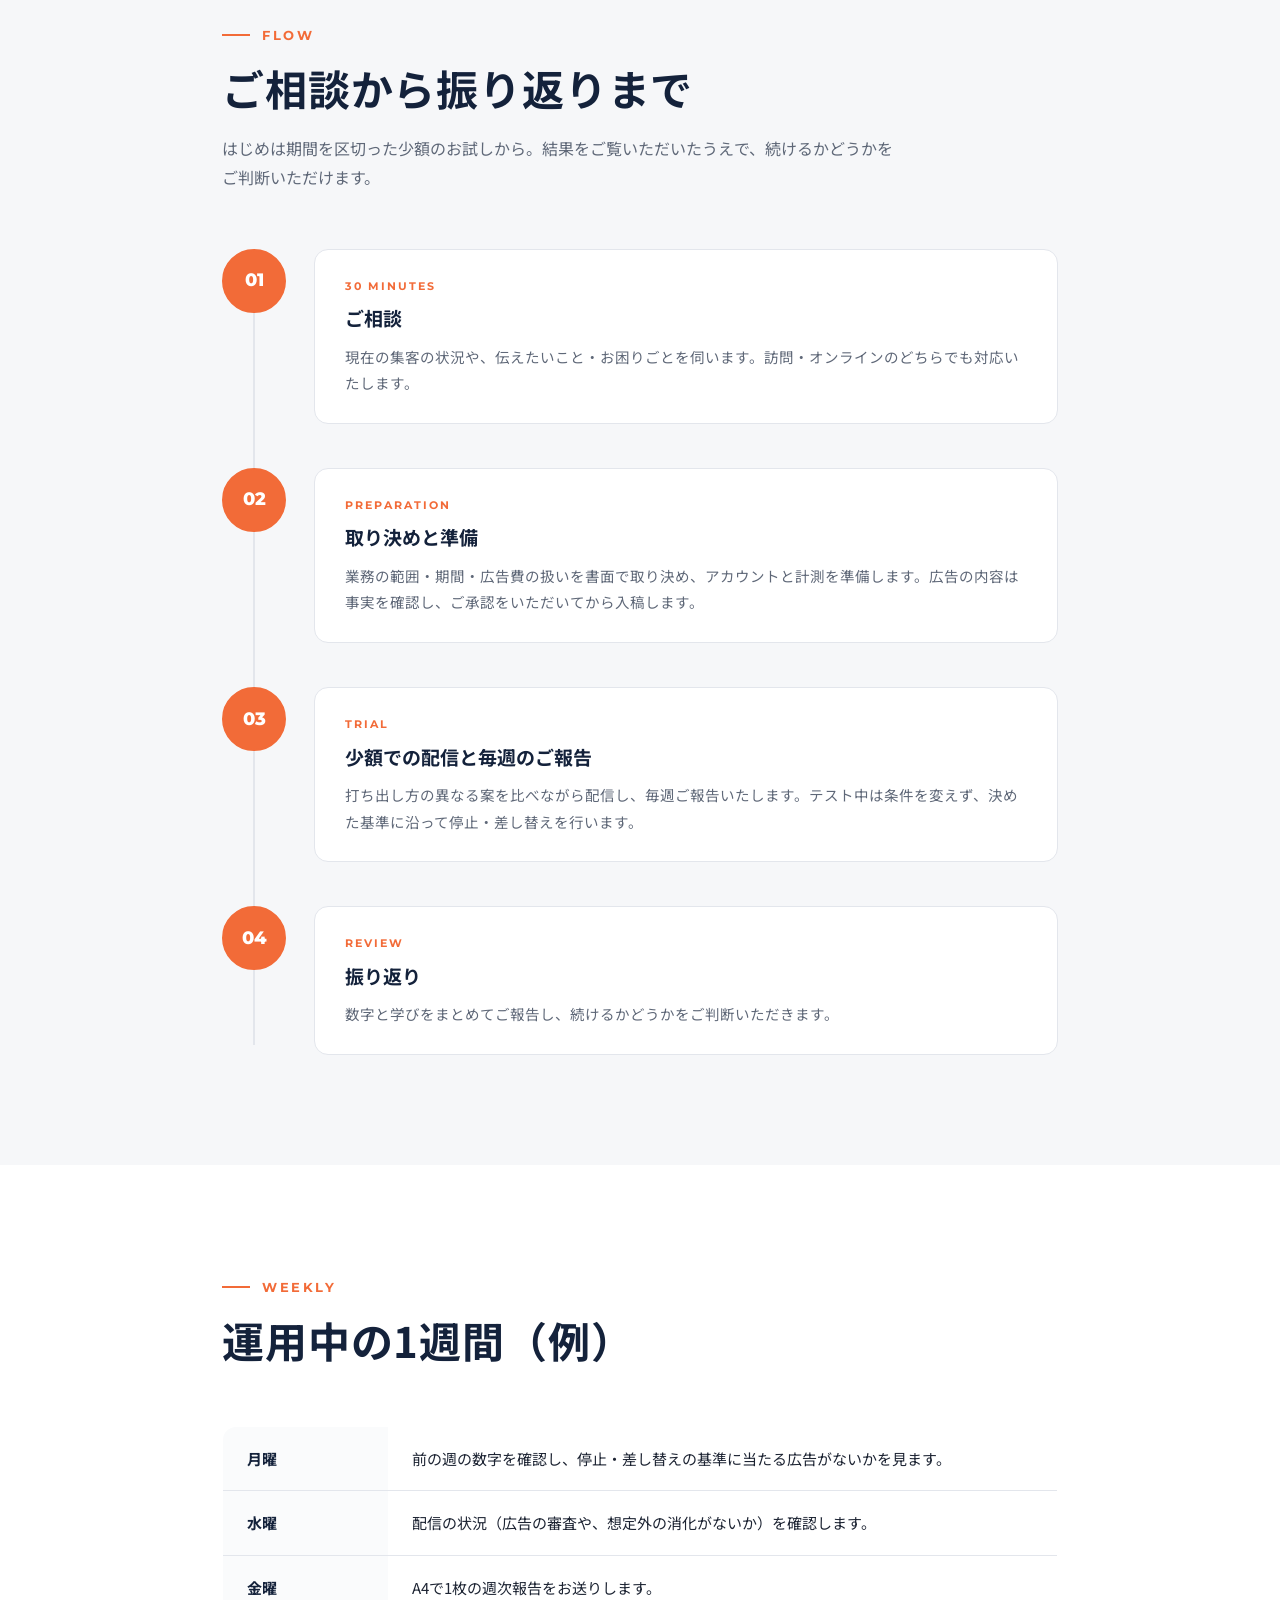
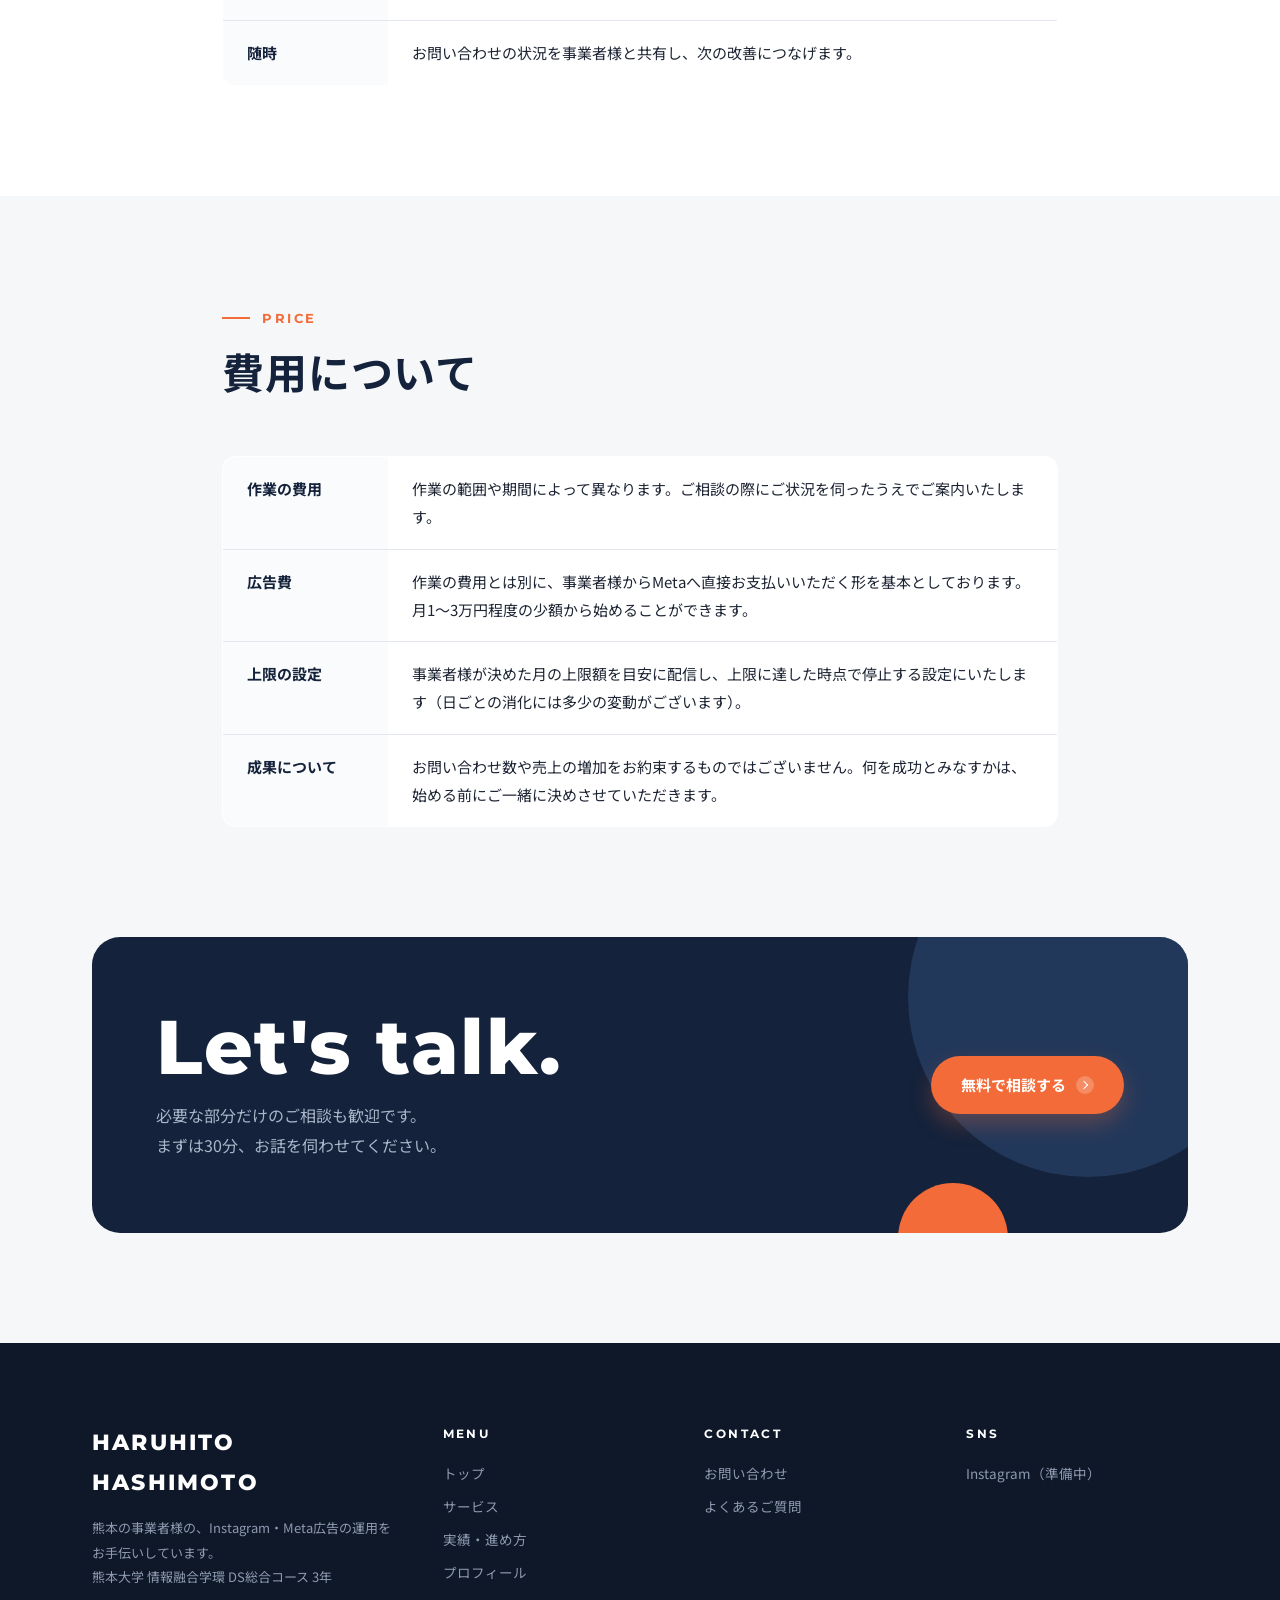
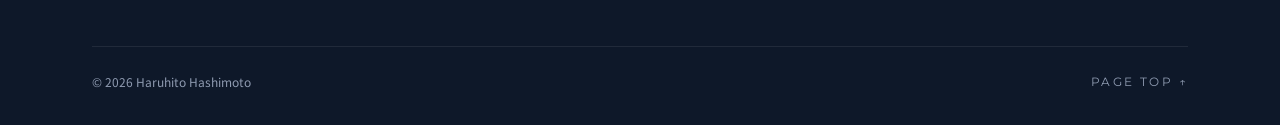
<file: service.html>
<!doctype html>
<html lang="ja">
<head>
<meta charset="utf-8">
<meta name="viewport" content="width=device-width, initial-scale=1">
<title>サービス｜熊本のInstagram・Meta広告運用｜橋本 晴仁</title>
<meta name="description" content="Meta広告の設計・運用、Instagram運用、広告クリエイティブ制作、効果測定とご報告、広告表現の事前点検。熊本の事業者様向けのサービス内容と進め方。">
<meta name="robots" content="noindex, nofollow">
<link rel="preconnect" href="https://fonts.googleapis.com"><link rel="preconnect" href="https://fonts.gstatic.com" crossorigin>
<link href="https://fonts.googleapis.com/css2?family=Montserrat:wght@500;600;700;800&family=Noto+Sans+JP:wght@400;500;700;900&display=swap" rel="stylesheet">
<link rel="stylesheet" href="assets/style.css">
</head>
<body data-page="service">
<div id="site-header"></div>

<main>
  <section class="page-hero">
    <div class="wrap">
      <nav class="crumb" aria-label="パンくずリスト"><a href="index.html">TOP</a><span>サービス</span></nav>
      <h1><span class="en">SERVICE</span><span class="ja">サービス</span></h1>
      <p class="intro">広告を「出す」ことよりも、「何が届いたのかを確かめ、次に生かす」ことを大切にしています。ご状況に合わせて、必要な部分だけをご相談いただくこともできます。</p>
    </div>
  </section>

  <!-- 課題と解決の対比 -->
  <section class="sec">
    <div class="wrap">
      <div class="head rv"><span class="label">Issue &amp; Approach</span><h2>こんなお悩みに、<br>こう向き合います</h2></div>
      <div class="versus rv">
        <div class="vs-col problem">
          <h3>ISSUE</h3><div class="t">よく伺うお悩み</div>
          <ul>
            <li>SNSを始めたいが、何から手をつければよいか分からない</li>
            <li>広告を出してみたが、効いているのか分からない</li>
            <li>業者に頼むと費用が大きく、契約期間も長い</li>
            <li>広告の表現が法令上大丈夫なのか不安</li>
          </ul>
        </div>
        <div class="vs-mid" aria-hidden="true"><i></i></div>
        <div class="vs-col solve">
          <h3>APPROACH</h3><div class="t">私のお手伝いの仕方</div>
          <ul>
            <li>現状を伺い、目的と「何を確かめるか」から一緒に決めます</li>
            <li>計測を整え、毎週A4で1枚の報告で状況を共有します</li>
            <li>少額・期間を区切ったお試しから始められます</li>
            <li>公開前に注意点を洗い出し、言い換え案をお示しします</li>
          </ul>
        </div>
      </div>
    </div>
  </section>

  <!-- サービス詳細 -->
  <section class="sec white">
    <div class="wrap">
      <div class="head rv"><span class="label">Menu</span><h2>サービス内容</h2></div>

      <div class="svc-row rv" id="ads">
        <div class="n">01</div>
        <div><h3><small>META ADS</small>Meta広告の設計・運用</h3></div>
        <div><p>Facebook・Instagramの広告を、目的・地域・予算に合わせて設計し、配信と調整を行います。打ち出し方の異なる2案を同じ条件で比べ、どちらに反応があるかを確かめます。</p>
          <ul><li>キャンペーン設計</li><li>配信地域・年齢の設定</li><li>2案の比較テスト</li><li>停止・差し替えの基準づくり</li><li>月の上限額の設定</li></ul></div>
      </div>
      <div class="svc-row rv" id="instagram">
        <div class="n">02</div>
        <div><h3><small>INSTAGRAM</small>Instagramの運用</h3></div>
        <div><p>日々の投稿の企画・制作を行い、広告を見た方が訪れたときに信頼していただける土台を整えます。熊本にいるため、撮影や取材にも立ち会えます。</p>
          <ul><li>投稿の企画</li><li>画像・リールの制作</li><li>撮影・取材の立ち会い</li></ul></div>
      </div>
      <div class="svc-row rv" id="creative">
        <div class="n">03</div>
        <div><h3><small>CREATIVE</small>広告クリエイティブの制作</h3></div>
        <div><p>広告画像（バナー）、縦長の短尺動画、広告の受け皿となるページ（LP）を制作します。いずれもスマートフォンでの見やすさを第一に考えます。</p>
          <ul><li>バナー</li><li>短尺動画</li><li>LP</li></ul></div>
      </div>
      <div class="svc-row rv" id="report">
        <div class="n">04</div>
        <div><h3><small>MEASUREMENT</small>効果の測定とご報告</h3></div>
        <div><p>計測タグ（Pixel）やリンクの識別を設定し、どの広告からどれだけお問い合わせがあったかを追えるようにします。週1回の簡単なご報告と、月1回のまとめをお届けします。</p>
          <ul><li>Pixelの設置・動作確認</li><li>リンクの識別設定</li><li>週次・月次のご報告</li></ul></div>
      </div>
      <div class="svc-row rv" id="check">
        <div class="n">05</div>
        <div><h3><small>COMPLIANCE CHECK</small>広告表現の事前点検</h3></div>
        <div><p>景品表示法や媒体の広告ポリシーの観点から、気をつけるべき表現を公開前に洗い出し、言い換え案をお示しします。最終的なご判断は事業者様・専門家に委ねます。</p>
          <ul><li>注意点の洗い出し</li><li>言い換え案のご提示</li></ul></div>
      </div>
      <div class="svc-row rv" id="setup">
        <div class="n">06</div>
        <div><h3><small>SETUP</small>初期設定のお手伝い</h3></div>
        <div><p>広告を始めるための各種アカウントの準備や連携を、一緒に進めます。アカウントはすべて事業者様の名義とし、私は運用の権限をお借りする形をとります。</p>
          <ul><li>ビジネス用アカウント</li><li>広告アカウント</li><li>Facebookページ・Instagramの連携</li></ul></div>
      </div>
    </div>
  </section>

  <!-- 進め方 -->
  <section class="sec">
    <div class="wrap" style="max-width:900px">
      <div class="head rv"><span class="label">Flow</span><h2>ご相談から振り返りまで</h2><p>はじめは期間を区切った少額のお試しから。結果をご覧いただいたうえで、続けるかどうかをご判断いただけます。</p></div>
      <div class="timeline">
        <div class="prog"></div>
        <div class="tl-item"><div class="tl-dot">01</div><div class="tl-body"><div class="when">30 MINUTES</div><h3>ご相談</h3><p>現在の集客の状況や、伝えたいこと・お困りごとを伺います。訪問・オンラインのどちらでも対応いたします。</p></div></div>
        <div class="tl-item"><div class="tl-dot">02</div><div class="tl-body"><div class="when">PREPARATION</div><h3>取り決めと準備</h3><p>業務の範囲・期間・広告費の扱いを書面で取り決め、アカウントと計測を準備します。広告の内容は事実を確認し、ご承認をいただいてから入稿します。</p></div></div>
        <div class="tl-item"><div class="tl-dot">03</div><div class="tl-body"><div class="when">TRIAL</div><h3>少額での配信と毎週のご報告</h3><p>打ち出し方の異なる案を比べながら配信し、毎週ご報告いたします。テスト中は条件を変えず、決めた基準に沿って停止・差し替えを行います。</p></div></div>
        <div class="tl-item"><div class="tl-dot">04</div><div class="tl-body"><div class="when">REVIEW</div><h3>振り返り</h3><p>数字と学びをまとめてご報告し、続けるかどうかをご判断いただきます。</p></div></div>
      </div>
    </div>
  </section>

  <!-- 1週間 -->
  <section class="sec white">
    <div class="wrap" style="max-width:900px">
      <div class="head rv"><span class="label">Weekly</span><h2>運用中の1週間（例）</h2></div>
      <table class="table rv">
        <tr><th>月曜</th><td>前の週の数字を確認し、停止・差し替えの基準に当たる広告がないかを見ます。</td></tr>
        <tr><th>水曜</th><td>配信の状況（広告の審査や、想定外の消化がないか）を確認します。</td></tr>
        <tr><th>金曜</th><td>A4で1枚の週次報告をお送りします。</td></tr>
        <tr><th>随時</th><td>お問い合わせの状況を事業者様と共有し、次の改善につなげます。</td></tr>
      </table>
    </div>
  </section>

  <!-- 費用 -->
  <section class="sec">
    <div class="wrap" style="max-width:900px">
      <div class="head rv"><span class="label">Price</span><h2>費用について</h2></div>
      <table class="table rv">
        <tr><th>作業の費用</th><td>作業の範囲や期間によって異なります。ご相談の際にご状況を伺ったうえでご案内いたします。</td></tr>
        <tr><th>広告費</th><td>作業の費用とは別に、事業者様からMetaへ直接お支払いいただく形を基本としております。月1〜3万円程度の少額から始めることができます。</td></tr>
        <tr><th>上限の設定</th><td>事業者様が決めた月の上限額を目安に配信し、上限に達した時点で停止する設定にいたします（日ごとの消化には多少の変動がございます）。</td></tr>
        <tr><th>成果について</th><td>お問い合わせ数や売上の増加をお約束するものではございません。何を成功とみなすかは、始める前にご一緒に決めさせていただきます。</td></tr>
      </table>
    </div>
  </section>

  <section class="sec" style="padding-top:0">
    <div class="wrap">
      <div class="cta-band rv">
        <div><div class="en">Let's talk.</div><p>必要な部分だけのご相談も歓迎です。<br>まずは30分、お話を伺わせてください。</p></div>
        <a href="contact.html" class="btn btn-accent">無料で相談する<span class="arw"></span></a>
      </div>
    </div>
  </section>
</main>

<div id="site-footer"></div>
<script src="assets/main.js"></script>
</body>
</html>
</file>
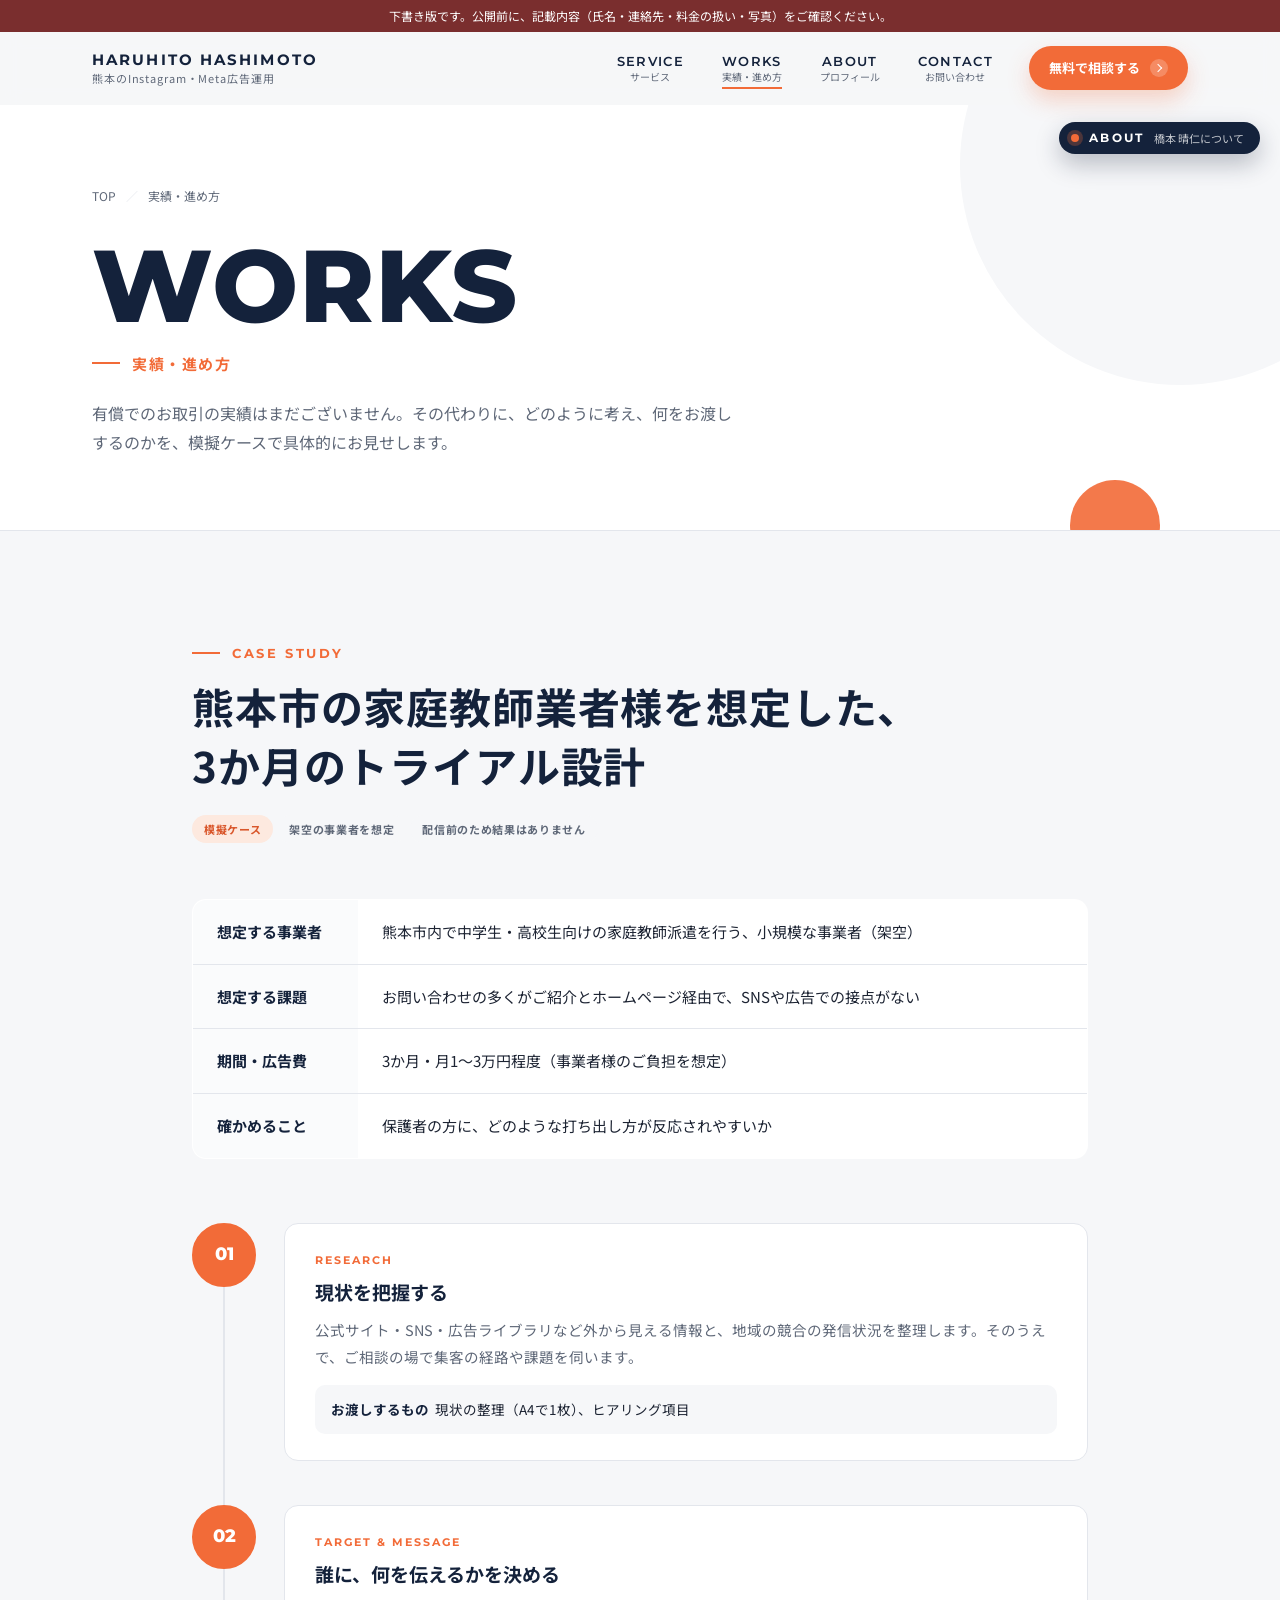
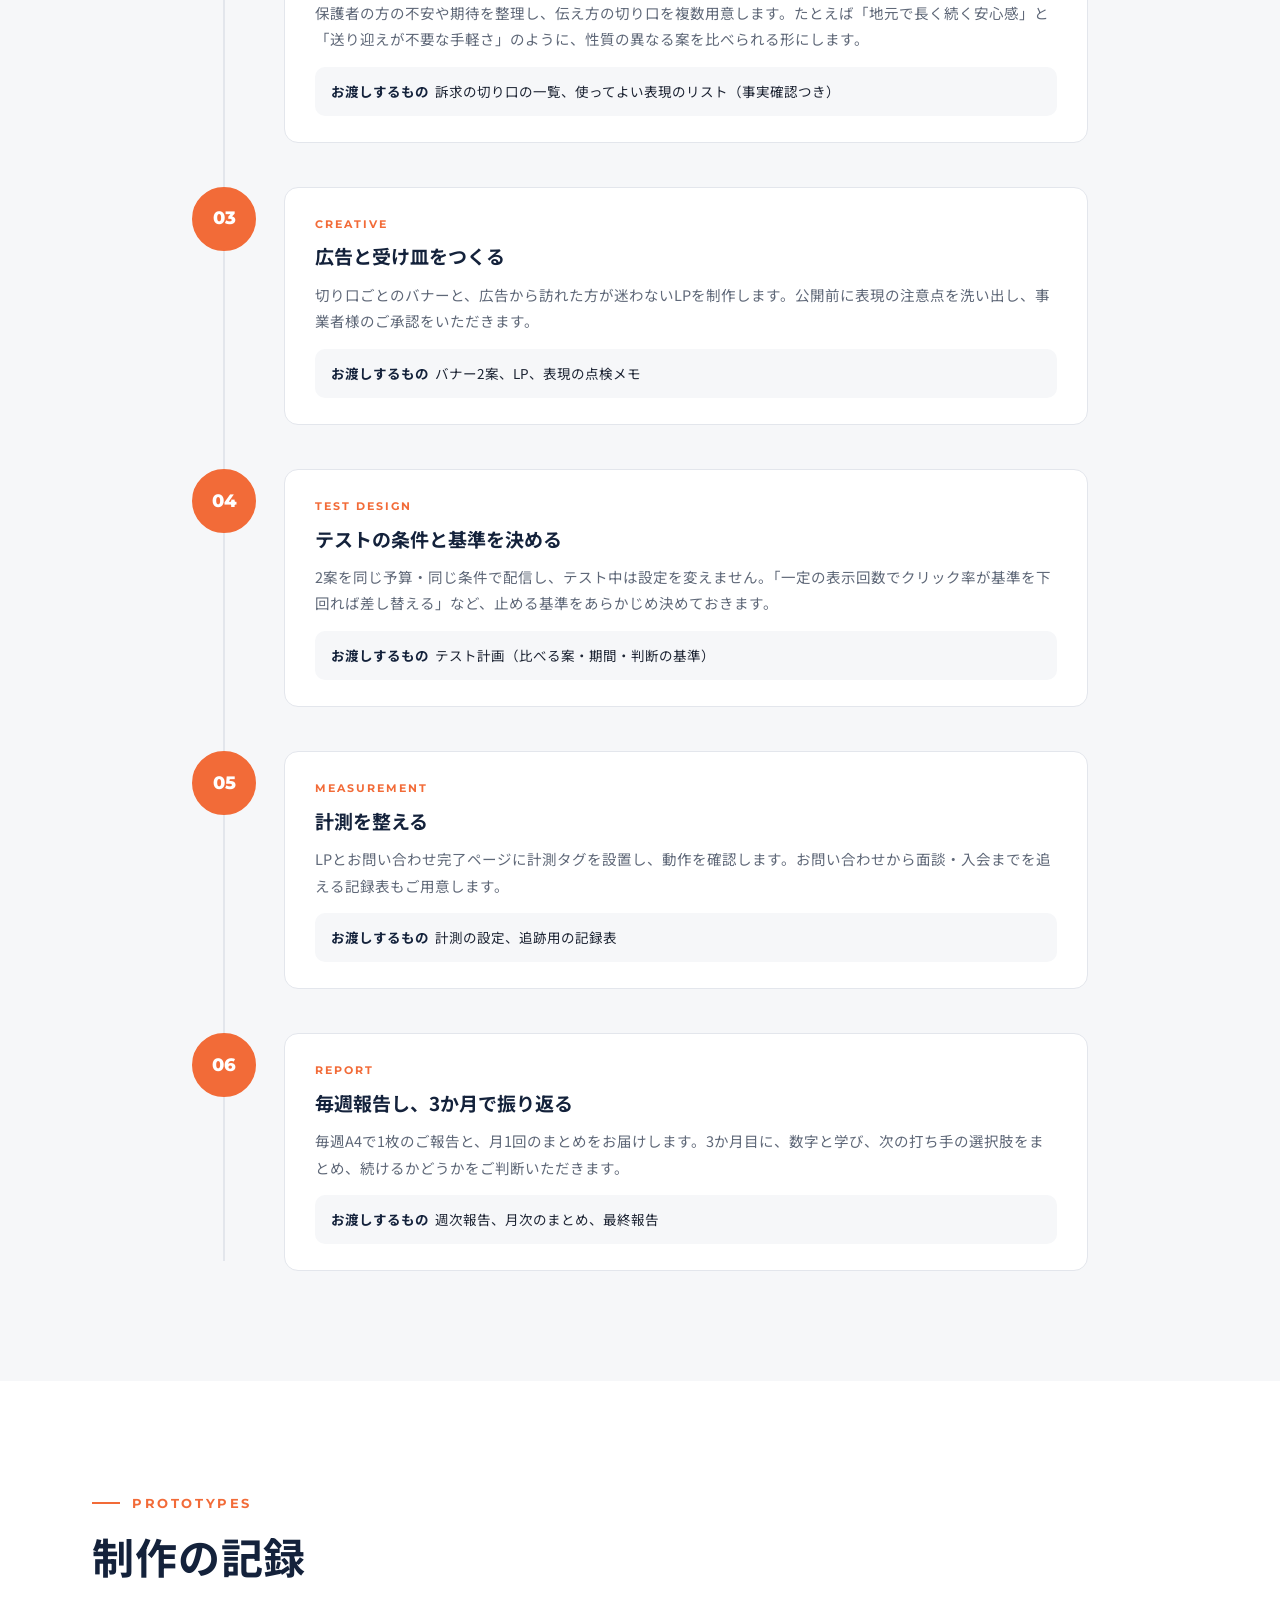
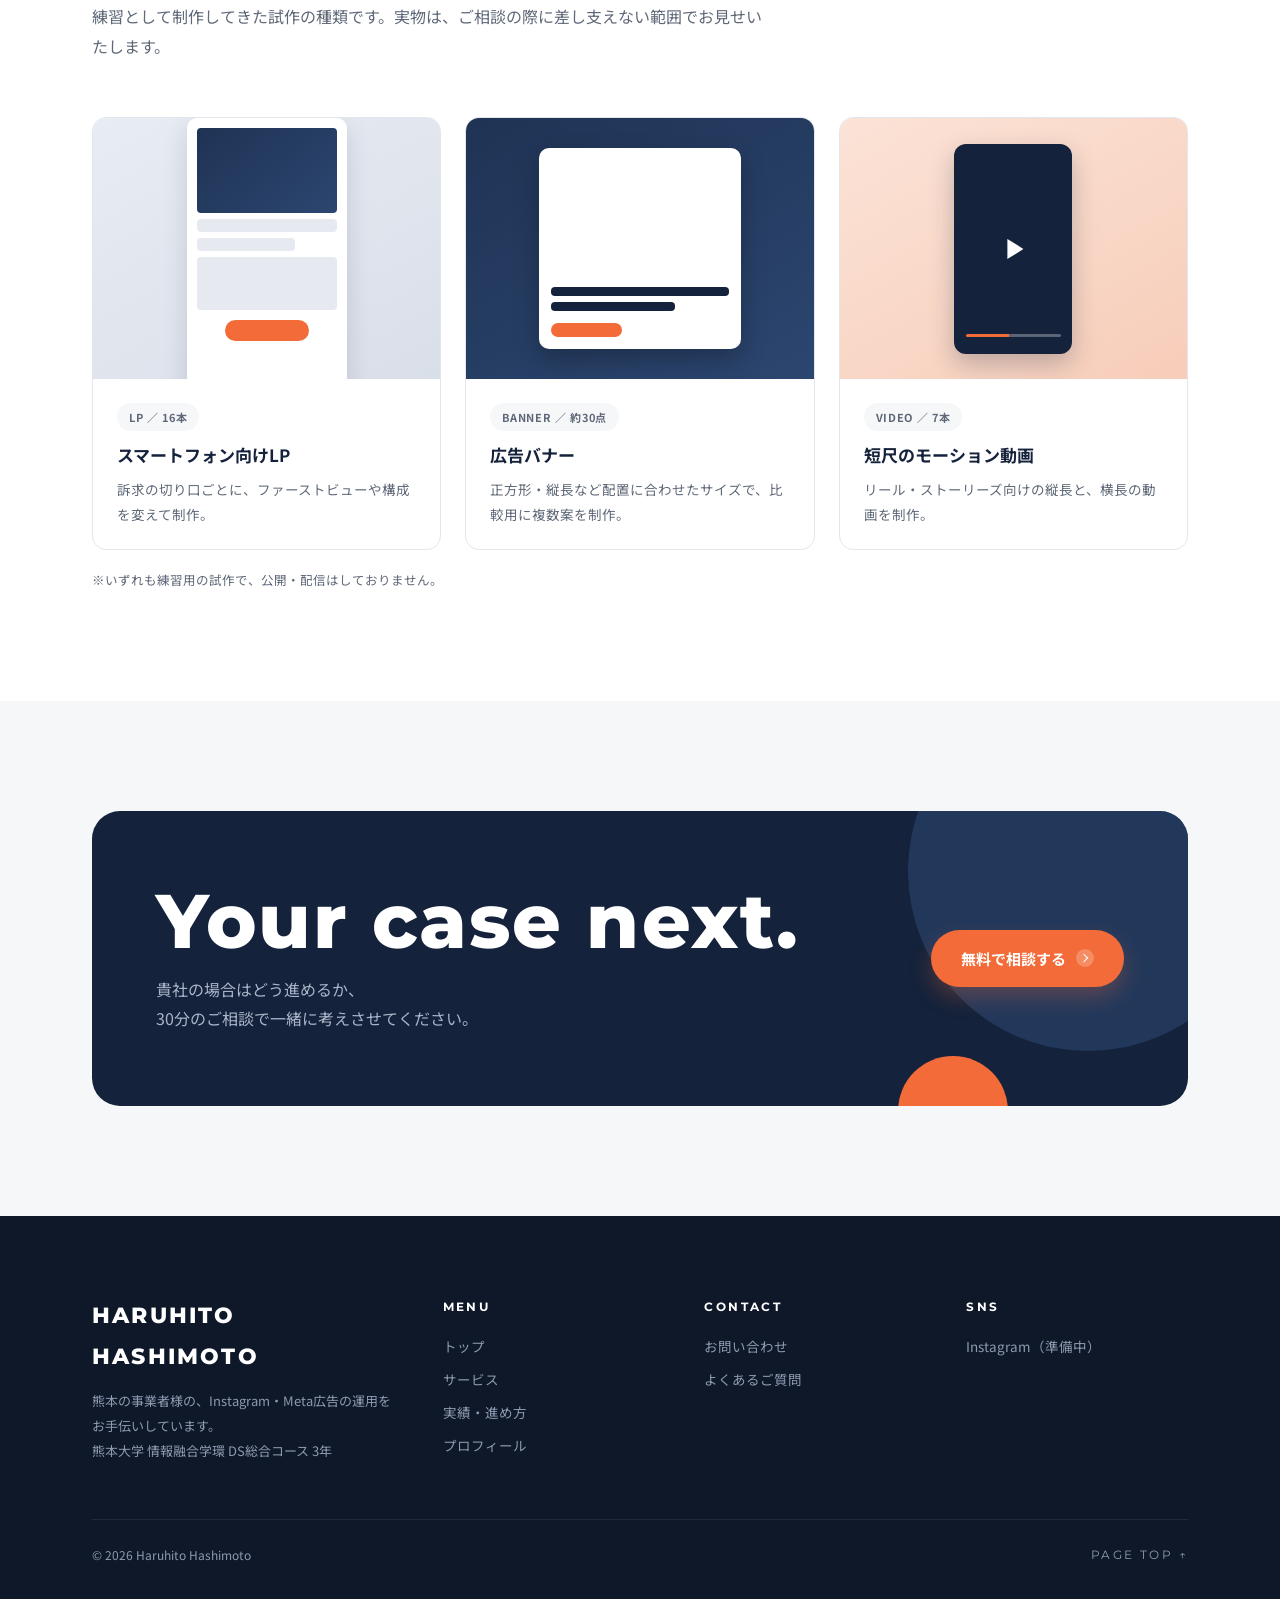
<file: works.html>
<!doctype html>
<html lang="ja">
<head>
<meta charset="utf-8">
<meta name="viewport" content="width=device-width, initial-scale=1">
<title>実績・進め方｜熊本のInstagram・Meta広告運用｜橋本 晴仁</title>
<meta name="description" content="架空の事業者を想定した模擬ケースで、Instagram・Meta広告の運用の考え方と進め方をご紹介します。">
<meta name="robots" content="noindex, nofollow">
<link rel="preconnect" href="https://fonts.googleapis.com"><link rel="preconnect" href="https://fonts.gstatic.com" crossorigin>
<link href="https://fonts.googleapis.com/css2?family=Montserrat:wght@500;600;700;800&family=Noto+Sans+JP:wght@400;500;700;900&display=swap" rel="stylesheet">
<link rel="stylesheet" href="assets/style.css">
</head>
<body data-page="works">
<div id="site-header"></div>

<main>
  <section class="page-hero">
    <div class="wrap">
      <nav class="crumb" aria-label="パンくずリスト"><a href="index.html">TOP</a><span>実績・進め方</span></nav>
      <h1><span class="en">WORKS</span><span class="ja">実績・進め方</span></h1>
      <p class="intro">有償でのお取引の実績はまだございません。その代わりに、どのように考え、何をお渡しするのかを、模擬ケースで具体的にお見せします。</p>
    </div>
  </section>

  <!-- 模擬ケース -->
  <section class="sec">
    <div class="wrap" style="max-width:960px">
      <div class="head rv">
        <span class="label">Case Study</span>
        <h2>熊本市の家庭教師業者様を想定した、<br>3か月のトライアル設計</h2>
        <p style="margin-top:18px"><span class="chip">模擬ケース</span> <span class="chip gray">架空の事業者を想定</span> <span class="chip gray">配信前のため結果はありません</span></p>
      </div>

      <table class="table rv" style="margin-bottom:64px">
        <tr><th>想定する事業者</th><td>熊本市内で中学生・高校生向けの家庭教師派遣を行う、小規模な事業者（架空）</td></tr>
        <tr><th>想定する課題</th><td>お問い合わせの多くがご紹介とホームページ経由で、SNSや広告での接点がない</td></tr>
        <tr><th>期間・広告費</th><td>3か月・月1〜3万円程度（事業者様のご負担を想定）</td></tr>
        <tr><th>確かめること</th><td>保護者の方に、どのような打ち出し方が反応されやすいか</td></tr>
      </table>

      <div class="timeline">
        <div class="prog"></div>
        <div class="tl-item"><div class="tl-dot">01</div><div class="tl-body">
          <div class="when">RESEARCH</div><h3>現状を把握する</h3>
          <p>公式サイト・SNS・広告ライブラリなど外から見える情報と、地域の競合の発信状況を整理します。そのうえで、ご相談の場で集客の経路や課題を伺います。</p>
          <div class="out"><b>お渡しするもの</b>現状の整理（A4で1枚）、ヒアリング項目</div>
        </div></div>
        <div class="tl-item"><div class="tl-dot">02</div><div class="tl-body">
          <div class="when">TARGET &amp; MESSAGE</div><h3>誰に、何を伝えるかを決める</h3>
          <p>保護者の方の不安や期待を整理し、伝え方の切り口を複数用意します。たとえば「地元で長く続く安心感」と「送り迎えが不要な手軽さ」のように、性質の異なる案を比べられる形にします。</p>
          <div class="out"><b>お渡しするもの</b>訴求の切り口の一覧、使ってよい表現のリスト（事実確認つき）</div>
        </div></div>
        <div class="tl-item"><div class="tl-dot">03</div><div class="tl-body">
          <div class="when">CREATIVE</div><h3>広告と受け皿をつくる</h3>
          <p>切り口ごとのバナーと、広告から訪れた方が迷わないLPを制作します。公開前に表現の注意点を洗い出し、事業者様のご承認をいただきます。</p>
          <div class="out"><b>お渡しするもの</b>バナー2案、LP、表現の点検メモ</div>
        </div></div>
        <div class="tl-item"><div class="tl-dot">04</div><div class="tl-body">
          <div class="when">TEST DESIGN</div><h3>テストの条件と基準を決める</h3>
          <p>2案を同じ予算・同じ条件で配信し、テスト中は設定を変えません。「一定の表示回数でクリック率が基準を下回れば差し替える」など、止める基準をあらかじめ決めておきます。</p>
          <div class="out"><b>お渡しするもの</b>テスト計画（比べる案・期間・判断の基準）</div>
        </div></div>
        <div class="tl-item"><div class="tl-dot">05</div><div class="tl-body">
          <div class="when">MEASUREMENT</div><h3>計測を整える</h3>
          <p>LPとお問い合わせ完了ページに計測タグを設置し、動作を確認します。お問い合わせから面談・入会までを追える記録表もご用意します。</p>
          <div class="out"><b>お渡しするもの</b>計測の設定、追跡用の記録表</div>
        </div></div>
        <div class="tl-item"><div class="tl-dot">06</div><div class="tl-body">
          <div class="when">REPORT</div><h3>毎週報告し、3か月で振り返る</h3>
          <p>毎週A4で1枚のご報告と、月1回のまとめをお届けします。3か月目に、数字と学び、次の打ち手の選択肢をまとめ、続けるかどうかをご判断いただきます。</p>
          <div class="out"><b>お渡しするもの</b>週次報告、月次のまとめ、最終報告</div>
        </div></div>
      </div>
    </div>
  </section>

  <!-- 制作の記録 -->
  <section class="sec white">
    <div class="wrap">
      <div class="head rv"><span class="label">Prototypes</span><h2>制作の記録</h2><p>練習として制作してきた試作の種類です。実物は、ご相談の際に差し支えない範囲でお見せいたします。</p></div>
      <div class="works-grid">
        <div class="work rv"><div class="thumb t1" aria-hidden="true"><div class="m-lp"><i class="h"></i><i style="height:5%"></i><i style="height:5%;width:70%"></i><i style="height:20%"></i><i class="b"></i></div></div>
          <div class="body"><span class="chip gray">LP ／ 16本</span><h3>スマートフォン向けLP</h3><p>訴求の切り口ごとに、ファーストビューや構成を変えて制作。</p></div></div>
        <div class="work rv d1"><div class="thumb t2" aria-hidden="true"><div class="m-banner"><i></i><i></i><i></i></div></div>
          <div class="body"><span class="chip gray">BANNER ／ 約30点</span><h3>広告バナー</h3><p>正方形・縦長など配置に合わせたサイズで、比較用に複数案を制作。</p></div></div>
        <div class="work rv d2"><div class="thumb t3" aria-hidden="true"><div class="m-video"></div></div>
          <div class="body"><span class="chip gray">VIDEO ／ 7本</span><h3>短尺のモーション動画</h3><p>リール・ストーリーズ向けの縦長と、横長の動画を制作。</p></div></div>
      </div>
      <p class="small-note">※いずれも練習用の試作で、公開・配信はしておりません。</p>
    </div>
  </section>

  <section class="sec">
    <div class="wrap">
      <div class="cta-band rv">
        <div><div class="en">Your case next.</div><p>貴社の場合はどう進めるか、<br>30分のご相談で一緒に考えさせてください。</p></div>
        <a href="contact.html" class="btn btn-accent">無料で相談する<span class="arw"></span></a>
      </div>
    </div>
  </section>
</main>

<div id="site-footer"></div>
<script src="assets/main.js"></script>
</body>
</html>
</file>
<file: assets/style.css>
/* =========================================================
   橋本 晴仁 ｜ 熊本のInstagram・Meta広告運用 HP 共通スタイル
   配色の割合：ベース70（明るいグレー・白）／メイン25（紺）／アクセント5（オレンジ）
   ========================================================= */
:root{
  --base:#f6f7f9; --white:#fff;
  --navy:#14223b; --navy-2:#1f3354; --navy-3:#2c4670;
  --accent:#f26b38; --accent-d:#d9562a; --accent-soft:#fde9df;
  --ink:#1d2433; --muted:#5f6878; --line:#e3e6ec;
  --en:"Montserrat",sans-serif;
  --radius:14px;
  --sec:110px;
  --ease:cubic-bezier(.25,1,.5,1);
}
*{margin:0;padding:0;box-sizing:border-box}
html{scroll-behavior:smooth}
body{font-family:"Noto Sans JP",sans-serif;font-size:16px;line-height:1.85;color:var(--ink);background:var(--base);-webkit-font-smoothing:antialiased}
a{color:inherit;text-decoration:none}
img{max-width:100%;display:block}
ul{list-style:none}
.wrap{max-width:1160px;margin:0 auto;padding:0 32px}
.en{font-family:var(--en)}
.sr{position:absolute;width:1px;height:1px;overflow:hidden;clip:rect(0 0 0 0)}

/* 下書き帯 */
.draft{background:#7a2e2e;color:#fff;font-size:12px;text-align:center;padding:5px 16px;position:relative;z-index:1001}

/* ---------- ヘッダー（固定・半透明＋ぼかし） ---------- */
.site-header{position:sticky;top:0;z-index:1000;background:rgba(246,247,249,.86);backdrop-filter:blur(10px);-webkit-backdrop-filter:blur(10px);border-bottom:1px solid transparent;transition:border-color .3s,background .3s}
.site-header.scrolled{border-color:var(--line);background:rgba(255,255,255,.92)}
.site-header .wrap{display:flex;align-items:center;justify-content:space-between;height:72px}
.brand{display:flex;flex-direction:column;line-height:1.2}
.brand .en{font-weight:700;font-size:15px;letter-spacing:.14em;color:var(--navy)}
.brand small{font-size:11px;color:var(--muted);letter-spacing:.08em;margin-top:3px}
.gnav{display:flex;align-items:center;gap:6px}
.gnav a.item{display:flex;flex-direction:column;align-items:center;padding:6px 16px;line-height:1.3;position:relative}
.gnav a.item .en{font-size:13px;font-weight:600;letter-spacing:.1em;color:var(--navy)}
.gnav a.item small{font-size:10px;color:var(--muted)}
.gnav a.item::after{content:"";position:absolute;left:16px;right:16px;bottom:0;height:2px;background:var(--accent);transform:scaleX(0);transform-origin:left;transition:transform .35s var(--ease)}
.gnav a.item:hover::after,.gnav a.item[aria-current="page"]::after{transform:scaleX(1)}
.gnav .btn{margin-left:14px}
.menu-btn{display:none;width:44px;height:44px;border:none;background:none;cursor:pointer;position:relative}
.menu-btn span{position:absolute;left:11px;right:11px;height:2px;background:var(--navy);transition:transform .3s,opacity .3s}
.menu-btn span:nth-child(1){top:16px}.menu-btn span:nth-child(2){top:21px}.menu-btn span:nth-child(3){top:26px}
body.menu-open .menu-btn span:nth-child(1){transform:translateY(5px) rotate(45deg)}
body.menu-open .menu-btn span:nth-child(2){opacity:0}
body.menu-open .menu-btn span:nth-child(3){transform:translateY(-5px) rotate(-45deg)}

/* ---------- ボタン ---------- */
.btn{display:inline-flex;align-items:center;gap:10px;font-weight:700;font-size:15px;padding:15px 30px;border-radius:999px;transition:transform .3s var(--ease),box-shadow .3s,background .3s;cursor:pointer;border:none;font-family:inherit}
.btn .arw{display:inline-block;width:18px;height:18px;border-radius:50%;background:rgba(255,255,255,.22);position:relative;transition:transform .3s var(--ease)}
.btn .arw::after{content:"";position:absolute;left:5px;top:6px;width:5px;height:5px;border-top:1.6px solid currentColor;border-right:1.6px solid currentColor;transform:rotate(45deg)}
.btn:hover{transform:translateY(-3px)}
.btn:hover .arw{transform:translateX(3px)}
.btn-accent{background:var(--accent);color:#fff;box-shadow:0 10px 22px rgba(242,107,56,.28)}
.btn-accent:hover{background:var(--accent-d);box-shadow:0 14px 26px rgba(242,107,56,.34)}
.btn-navy{background:var(--navy);color:#fff;box-shadow:0 10px 22px rgba(20,34,59,.18)}
.btn-line{border:1px solid var(--navy);color:var(--navy);background:transparent}
.btn-line .arw{background:var(--accent-soft)}
.btn-sm{padding:10px 20px;font-size:13px}

/* ---------- 見出し（英字ラベル＋日本語・大きなジャンプ率） ---------- */
.sec{padding:var(--sec) 0}
.sec.white{background:var(--white)}
.sec.navy{background:var(--navy);color:#dfe5ef}
.head{margin-bottom:56px}
.head .label{font-family:var(--en);font-weight:700;font-size:13px;letter-spacing:.2em;color:var(--accent);display:flex;align-items:center;gap:12px;text-transform:uppercase}
.head .label::before{content:"";width:28px;height:2px;background:var(--accent)}
.head h2{font-size:clamp(28px,3.6vw,42px);font-weight:700;line-height:1.4;color:var(--navy);margin-top:12px;letter-spacing:.02em}
.sec.navy .head h2{color:#fff}
.head p{color:var(--muted);margin-top:16px;max-width:42em}
.sec.navy .head p{color:#aab5c8}
.head.center{text-align:center}
.head.center .label{justify-content:center}
.head.center p{margin-left:auto;margin-right:auto}
.more{display:inline-flex;align-items:center;gap:10px;font-family:var(--en);font-weight:700;font-size:13px;letter-spacing:.14em;color:var(--navy)}
.more i{width:36px;height:36px;border-radius:50%;border:1px solid var(--navy);display:grid;place-items:center;transition:background .3s,transform .3s var(--ease)}
.more i::after{content:"";width:6px;height:6px;border-top:1.6px solid var(--navy);border-right:1.6px solid var(--navy);transform:rotate(45deg) translate(-1px,1px)}
.more:hover i{background:var(--accent-soft);transform:translateX(4px)}

/* ---------- トップ：ファーストビュー（分割＋重ねレイアウト） ---------- */
.fv{display:grid;grid-template-columns:1.05fr 1fr;min-height:calc(100vh - 72px - 27px);max-height:860px}
.fv-text{display:flex;flex-direction:column;justify-content:center;padding:64px 56px 64px max(32px,calc((100vw - 1160px)/2 + 32px))}
.fv-label{font-family:var(--en);font-weight:600;font-size:12px;letter-spacing:.24em;color:var(--muted)}
.fv-label b{color:var(--accent)}
.fv-badge{display:inline-flex;align-items:center;gap:12px;font-size:13px;color:var(--muted);font-weight:500}
.fv-badge span{background:var(--navy);color:#fff;font-weight:700;font-size:14px;letter-spacing:.08em;padding:6px 14px;border-radius:6px}
.fv-tags{display:flex;flex-wrap:wrap;gap:8px;margin:0 0 22px}
.fv-tags li{font-size:13px;font-weight:700;color:var(--navy);background:var(--white);border:1px solid var(--line);border-radius:999px;padding:5px 14px}
.fv-tags li:nth-child(-n+2){border-color:var(--accent);color:var(--accent-d);background:var(--accent-soft)}
.fv-big{position:absolute;right:32px;top:28px;font-family:var(--en);font-weight:800;font-size:clamp(56px,7vw,104px);line-height:.9;text-align:right;color:transparent;-webkit-text-stroke:1px rgba(255,255,255,.22);letter-spacing:.02em}
/* ファーストビュー：右側に動画が見える背景＋強い見出し＋再生ボタン */
.fv-hero{position:relative;overflow:hidden;background:#0B0B0C;color:#fff}
.fv-bgv{position:absolute;inset:0;width:100%;height:100%;object-fit:cover;opacity:.75}
.fv-shade{position:absolute;inset:0;background:linear-gradient(90deg,rgba(11,11,12,.96) 0%,rgba(11,11,12,.9) 38%,rgba(11,11,12,.45) 68%,rgba(11,11,12,.2) 100%)}
.fv-hero-in{position:relative;z-index:1;max-width:1320px;min-height:calc(100vh - 110px);display:flex;flex-direction:column;padding-top:52px;padding-bottom:18px}
.fv-top{display:flex;justify-content:space-between;gap:20px;border-bottom:1px solid rgba(255,255,255,.2);padding-bottom:14px}
.fv-kicker{font-size:12px;font-weight:700;letter-spacing:.3em;color:#fff}
.fv-kicker.dim{color:rgba(255,255,255,.55)}
.fv-body{flex:1;display:grid;grid-template-columns:1fr auto;align-items:center;gap:40px;padding:12px 0}
.fv-h{margin:0}
.fv-h .big{display:block;font-weight:800;text-transform:uppercase;line-height:.9;letter-spacing:-.035em;font-size:clamp(56px,7.2vw,108px)}
.fv-h .big > span{display:block}
.fv-h .big .o{color:var(--accent)}
.fv-h .big i{font-style:normal;color:var(--accent)}
.fv-h .jp{display:block;margin-top:16px;font-size:clamp(24px,2.9vw,42px);font-weight:900;letter-spacing:.04em}
.fv-svc{margin-top:18px;font-size:12px;font-weight:700;letter-spacing:.22em;color:rgba(255,255,255,.65);line-height:1.8}
.fv-id{margin-top:22px;padding:4px 0 4px 18px;border-left:4px solid var(--accent)}
.fv-id .nm{font-size:clamp(26px,2.6vw,36px);font-weight:900;letter-spacing:.14em;line-height:1.3;color:#fff}
.fv-id .meta{margin-top:4px;font-size:14px;color:rgba(255,255,255,.85)}
.fv-id .meta .en{font-weight:700;letter-spacing:.24em;margin-right:14px;color:#fff}
.fv-btns{display:flex;flex-wrap:wrap;gap:14px;margin-top:24px}
.fv-btns .tri,.fv-play .tri{display:inline-block;width:0;height:0;border-left:12px solid currentColor;border-top:7px solid transparent;border-bottom:7px solid transparent}
.btn-ghost-w{border:1.5px solid rgba(255,255,255,.6);color:#fff;background:transparent}
.btn-ghost-w .arw{background:rgba(255,255,255,.2)}
.btn-ghost-w:hover{background:rgba(255,255,255,.1)}
.fv-index{display:grid;grid-template-columns:repeat(4,1fr);border-top:1px solid rgba(255,255,255,.2)}
.fv-index a{display:grid;grid-template-columns:auto 1fr;column-gap:12px;align-items:baseline;padding:12px 18px 10px 0;transition:color .3s,padding .35s var(--ease)}
.fv-index a .no{font-size:11px;color:var(--accent);grid-row:span 2}
.fv-index a .en:not(.no){font-size:16px;font-weight:700;letter-spacing:.14em}
.fv-index a small{grid-column:2;font-size:11px;color:rgba(255,255,255,.6)}
.fv-index a:hover{color:var(--accent);padding-left:8px}
.fv-foot{display:flex;justify-content:space-between;margin-top:10px;font-size:11px;font-weight:600;letter-spacing:.24em;color:rgba(255,255,255,.6)}
.fv-foot .live{display:inline-block;width:7px;height:7px;border-radius:50%;background:#3ddc84;margin-right:10px;animation:live 2s infinite}
@keyframes live{70%{box-shadow:0 0 0 8px rgba(61,220,132,0)}0%{box-shadow:0 0 0 0 rgba(61,220,132,.6)}100%{box-shadow:0 0 0 0 rgba(61,220,132,0)}}
/* 右側の大きな再生ボタン */
.fv-play{position:relative;width:200px;height:200px;border-radius:50%;border:none;background:rgba(255,255,255,.12);backdrop-filter:blur(6px);color:#fff;cursor:pointer;display:grid;place-items:center;transition:transform .35s var(--ease),background .3s}
.fv-play:hover{transform:scale(1.06);background:var(--accent)}
.fv-play .tri{border-left-width:34px;border-top-width:20px;border-bottom-width:20px;margin-left:10px}
.fv-play .ring{position:absolute;inset:-14px;border-radius:50%;border:1.5px solid rgba(255,255,255,.45);animation:ringp 2.4s ease-out infinite}
@keyframes ringp{0%{transform:scale(.9);opacity:1}100%{transform:scale(1.25);opacity:0}}
.fv-play .lab{position:absolute;top:calc(100% + 26px);left:50%;transform:translateX(-50%);white-space:nowrap;font-size:13px;font-weight:700;letter-spacing:.3em;text-align:center}
.fv-play .lab small{display:block;font-size:10px;letter-spacing:.24em;color:rgba(255,255,255,.6);margin-top:4px}
/* 動画を大きく再生する画面 */
.reel-modal{border:none;padding:0;background:transparent;width:min(1200px,92vw);max-width:none;overflow:visible}
.reel-modal::backdrop{background:rgba(5,8,14,.88);backdrop-filter:blur(4px)}
.reel-modal video{display:block;width:100%;aspect-ratio:16/9;background:#000;border-radius:12px}
.reel-close{position:absolute;right:0;top:-52px;width:42px;height:42px;border-radius:50%;border:none;background:#fff;color:var(--navy);font-size:26px;line-height:1;cursor:pointer}
@media (max-width:1000px){
  .fv-body{grid-template-columns:1fr}
  .fv-play{width:120px;height:120px;justify-self:start;margin-bottom:36px}
  .fv-play .tri{border-left-width:22px;border-top-width:13px;border-bottom-width:13px}
  .fv-play .lab{left:calc(100% + 24px);top:50%;transform:translateY(-50%);text-align:left}
  .fv-shade{background:linear-gradient(180deg,rgba(11,11,12,.9) 0%,rgba(11,11,12,.85) 60%,rgba(11,11,12,.6) 100%)}
  .fv-index{grid-template-columns:1fr 1fr}
}
@media (max-width:640px){
  .fv-hero .fv-hero-in{min-height:0;padding:64px 16px 28px}
  .fv-top{flex-direction:column;gap:4px}
  .fv-kicker{font-size:10px;letter-spacing:.22em}
  .fv-body{padding:28px 0}
  .fv-h .big{font-size:15vw}
  .fv-h .jp{font-size:5.6vw;white-space:nowrap;letter-spacing:.02em}
  .fv-svc{font-size:10px;letter-spacing:.16em}
  .fv-id .meta .en{display:block;margin:0 0 2px;font-size:12px}
  .fv-btns .btn{width:100%;justify-content:center}
  .fv-play{display:none}
  .fv-index a{padding:12px 8px 12px 0}
  .fv-index a .en:not(.no){font-size:14px}
  .fv-foot{flex-direction:column;gap:6px;font-size:10px}
  .reel-close{top:-50px}
}
/* ファーストビュー：動画のみ（画面の幅いっぱい・16:9。画面が低いときは高さに合わせて左右に黒い余白） */
.fv-movie{position:relative;background:#0B0B0C;display:flex;justify-content:center}
.fv-movie video{display:block;width:100%;max-width:calc((100vh - 110px) * 16 / 9);aspect-ratio:16/9;object-fit:cover;background:#0B0B0C}
.fv-movie .fv-sound{right:24px;bottom:24px}
/* ファーストビューの紹介動画 */
.fv-video{position:absolute;left:9%;right:7%;top:50%;transform:translateY(-50%);margin:0;z-index:2}
.fv-video video{display:block;width:100%;aspect-ratio:16/9;object-fit:cover;border-radius:16px;background:#0B0B0C;box-shadow:0 30px 60px rgba(0,0,0,.35);border:1px solid rgba(255,255,255,.12)}
.fv-video figcaption{margin-top:14px;font-size:11px;font-weight:600;letter-spacing:.24em;color:rgba(255,255,255,.55)}
.fv-sound{position:absolute;right:14px;bottom:44px;display:flex;align-items:center;gap:8px;border:none;cursor:pointer;font:inherit;font-size:12px;font-weight:700;color:var(--navy);background:rgba(255,255,255,.92);border-radius:999px;padding:7px 14px 7px 10px;transition:transform .3s var(--ease),background .3s}
.fv-sound:hover{transform:translateY(-2px);background:#fff}
.fv-sound .ic{width:16px;height:16px;position:relative;background:var(--accent);clip-path:polygon(0 30%,35% 30%,75% 0,75% 100%,35% 70%,0 70%)}
.fv-sound[aria-pressed="true"] .ic{background:var(--navy)}
.post-head{display:flex;align-items:center;gap:8px;line-height:1.3}
.post-head .av{width:26px;height:26px;border-radius:50%;background:conic-gradient(from 200deg,var(--accent),#f7b267,var(--navy-3),var(--accent));padding:2px;flex:none}
.post-head b{display:block;font-size:11px;color:var(--ink)}
.post-head small{font-size:10px;color:var(--muted)}
.post-head .dots{margin-left:auto;font-size:9px;color:var(--muted);letter-spacing:1px}
.post-act{display:flex;gap:10px;margin-top:10px}
.post-act svg{width:18px;height:18px;fill:none;stroke:var(--ink);stroke-width:1.7;stroke-linejoin:round;stroke-linecap:round}
.fv h1 .ln{white-space:nowrap}
.fv h1{font-size:clamp(34px,4.6vw,64px);line-height:1.28;font-weight:900;color:var(--navy);margin:22px 0 26px;letter-spacing:.01em}
.fv h1 .hl{position:relative;display:inline-block}
.fv h1 .hl::after{content:"";position:absolute;left:0;right:0;bottom:.08em;height:.16em;background:var(--accent);z-index:-1;opacity:.9;transform:scaleX(0);transform-origin:left;animation:line 1s var(--ease) .9s forwards}
@keyframes line{to{transform:scaleX(1)}}
.fv-lead{color:var(--muted);max-width:30em;font-size:15.5px}
.fv-cta{display:flex;gap:14px;flex-wrap:wrap;margin-top:34px}
.fv-who{margin-top:40px;display:flex;align-items:center;gap:14px;font-size:13px;color:var(--muted)}
.fv-who b{color:var(--navy);font-size:15px;letter-spacing:.12em}
.fv-who::before{content:"";width:40px;height:1px;background:var(--navy)}

.fv-visual{background:var(--navy);position:relative;overflow:hidden;border-bottom-left-radius:120px}
.fv-visual .grid{position:absolute;inset:0;background-image:linear-gradient(rgba(255,255,255,.05) 1px,transparent 1px),linear-gradient(90deg,rgba(255,255,255,.05) 1px,transparent 1px);background-size:56px 56px}
.fv-visual .orb{position:absolute;border-radius:50%}
.fv-visual .orb.o1{width:460px;height:460px;right:-90px;top:8%;background:radial-gradient(circle at 35% 35%,var(--navy-3),var(--navy-2) 60%,transparent 61%)}
.fv-visual .orb.o2{width:620px;height:620px;right:-170px;top:calc(8% - 80px);border:1px solid rgba(255,255,255,.12)}
.fv-visual .orb.o3{width:120px;height:120px;left:12%;bottom:12%;background:var(--accent);opacity:.92}
.fv-visual .vtext{position:absolute;left:28px;top:50%;transform:translateY(-50%) rotate(180deg);writing-mode:vertical-rl;font-family:var(--en);font-size:11px;letter-spacing:.4em;color:rgba(255,255,255,.4)}
.fv-card{position:absolute;background:#fff;border-radius:16px;box-shadow:0 24px 50px rgba(0,0,0,.22);padding:20px 22px;animation:float 6s ease-in-out infinite}
.fv-card .cap{font-family:var(--en);font-size:10px;font-weight:700;letter-spacing:.18em;color:var(--muted)}
.fv-card.c1{width:270px;left:16%;top:18%}
.fv-card.c2{width:230px;right:9%;top:46%;animation-delay:-2s}
.fv-card.c3{width:190px;left:26%;bottom:13%;animation-delay:-4s;padding:16px 18px}
@keyframes float{0%,100%{transform:translateY(0)}50%{transform:translateY(-10px)}}
.mini-ad{margin-top:10px;border-radius:10px;overflow:hidden;border:1px solid var(--line)}
.mini-ad .img{height:110px;background:linear-gradient(140deg,var(--navy-2),var(--navy-3) 55%,var(--accent) 140%);display:flex;align-items:flex-end;padding:12px;color:#fff;font-weight:700;font-size:13px;line-height:1.5}
.mini-ad .bar{display:flex;justify-content:space-between;align-items:center;padding:8px 10px;font-size:10px;color:var(--muted)}
.mini-ad .bar i{font-style:normal;background:var(--navy);color:#fff;border-radius:5px;padding:2px 8px}
.ab{margin-top:10px}
.ab .row{display:flex;align-items:center;gap:8px;font-size:11px;color:var(--muted);margin-top:8px}
.ab .row b{font-family:var(--en);color:var(--navy);width:16px}
.ab .tr{flex:1;height:8px;background:#eef0f4;border-radius:5px;overflow:hidden}
.ab .fill{height:100%;width:0;border-radius:5px;background:var(--navy-3);animation:grow 1.6s var(--ease) 1.2s forwards}
.ab .row:nth-child(2) .fill{background:var(--accent);animation-delay:1.5s}
@keyframes grow{to{width:var(--w)}}
.week-mini{display:flex;gap:6px;margin-top:10px}
.week-mini span{flex:1;text-align:center;font-size:11px;font-weight:700;color:var(--navy);background:var(--base);border-radius:6px;padding:4px 0}
.week-mini span.on{background:var(--accent);color:#fff}
.fv-note{position:absolute;right:20px;bottom:14px;font-size:10px;color:rgba(255,255,255,.45)}
.scroll-hint{position:absolute;left:max(32px,calc((100vw - 1160px)/2 + 32px));bottom:24px;font-family:var(--en);font-size:10px;letter-spacing:.3em;color:var(--muted);display:flex;align-items:center;gap:10px}
.scroll-hint::after{content:"";width:60px;height:1px;background:linear-gradient(90deg,var(--navy) 50%,var(--line) 50%);background-size:200% 100%;animation:scr 2s linear infinite}
@keyframes scr{from{background-position:100% 0}to{background-position:-100% 0}}

/* ---------- トップ：メッセージ ---------- */
.message{display:grid;grid-template-columns:.8fr 1.2fr;gap:64px;align-items:start}
.message .big{font-size:clamp(24px,2.8vw,34px);font-weight:700;line-height:1.7;color:var(--navy)}
.message .big em{font-style:normal;color:var(--accent)}
.message p+p{margin-top:1.2em}
.message .body{color:var(--muted)}

/* ---------- カード類 ---------- */
.cards{display:grid;grid-template-columns:repeat(auto-fit,minmax(280px,1fr));gap:24px}
.card{background:var(--white);border:1px solid var(--line);border-radius:var(--radius);padding:34px 30px;transition:transform .35s var(--ease),box-shadow .35s;position:relative;overflow:hidden}
.card:hover{transform:translateY(-4px) scale(1.01);box-shadow:0 18px 36px rgba(20,34,59,.09)}
.card .no{font-family:var(--en);font-weight:800;font-size:44px;line-height:1;color:var(--base);-webkit-text-stroke:1px var(--line);position:absolute;right:22px;top:18px}
.card .ic{width:52px;height:52px;border-radius:14px;background:var(--accent-soft);display:grid;place-items:center;margin-bottom:22px}
.card .ic svg{width:26px;height:26px;stroke:var(--accent-d);fill:none;stroke-width:1.6;stroke-linecap:round;stroke-linejoin:round}
.card h3{font-size:19px;color:var(--navy);line-height:1.5;margin-bottom:10px}
.card p{font-size:14.5px;color:var(--muted)}
.card ul{margin-top:16px;border-top:1px dashed var(--line);padding-top:14px}
.card li{font-size:13.5px;padding-left:18px;position:relative;margin-top:4px}
.card li::before{content:"";position:absolute;left:0;top:.75em;width:8px;height:2px;background:var(--accent)}

/* 強み（紺の帯） */
.strengths{display:grid;grid-template-columns:repeat(3,1fr);gap:1px;background:rgba(255,255,255,.1);border-radius:var(--radius);overflow:hidden}
.strength{background:var(--navy);padding:44px 34px}
.strength .num{font-family:var(--en);font-weight:800;font-size:15px;color:var(--accent);letter-spacing:.1em}
.strength h3{color:#fff;font-size:21px;line-height:1.55;margin:16px 0 12px}
.strength p{font-size:14.5px;color:#aab5c8}

/* 数字ブロック */
.stats{display:grid;grid-template-columns:repeat(4,1fr);gap:20px}
.stat{background:var(--white);border-radius:var(--radius);padding:30px 24px;border:1px solid var(--line)}
.stat .v{font-family:var(--en);font-weight:800;font-size:56px;line-height:1;color:var(--navy)}
.stat .v small{font-family:"Noto Sans JP";font-size:16px;font-weight:700;margin-left:4px;color:var(--accent)}
.stat .k{font-size:13px;font-weight:700;color:var(--ink);margin-top:12px}
.stat .d{font-size:12px;color:var(--muted);margin-top:2px}
.small-note{font-size:12.5px;color:var(--muted);margin-top:18px}

/* 2カラム紹介 */
.split{display:grid;grid-template-columns:1fr 1fr;gap:64px;align-items:center}
.photo-slot{aspect-ratio:4/5;border-radius:20px;background:linear-gradient(160deg,#e9ecf2,#dfe3ea);position:relative;overflow:hidden;display:grid;place-items:center;color:var(--muted);font-size:13px;text-align:center}
.photo-slot::before{content:"";position:absolute;width:38%;aspect-ratio:1;border-radius:50%;background:#cfd5df;top:22%}
.photo-slot::after{content:"";position:absolute;width:70%;aspect-ratio:1.4;border-radius:50% 50% 0 0;background:#cfd5df;bottom:-8%}
.photo-slot span{position:relative;z-index:1;background:rgba(255,255,255,.85);padding:6px 14px;border-radius:999px;margin-top:40%}
.photo-wrap{position:relative}
.photo-wrap .tag{position:absolute;right:-18px;bottom:36px;background:var(--navy);color:#fff;border-radius:12px;padding:16px 20px;font-size:12px;line-height:1.6;box-shadow:0 16px 30px rgba(20,34,59,.25)}
.photo-wrap .tag b{font-family:var(--en);display:block;font-size:11px;letter-spacing:.2em;color:var(--accent)}

/* 実績ティザー */
.case-teaser{display:grid;grid-template-columns:1.1fr 1fr;background:var(--white);border-radius:20px;overflow:hidden;border:1px solid var(--line);transition:box-shadow .35s}
.case-teaser:hover{box-shadow:0 22px 44px rgba(20,34,59,.1)}
.case-teaser .vis{background:var(--navy-2);position:relative;min-height:320px;overflow:hidden}
.case-teaser .vis .ring{position:absolute;border-radius:50%;border:1px solid rgba(255,255,255,.15)}
.case-teaser .body{padding:48px 44px}
.chip{display:inline-block;font-size:11px;font-weight:700;padding:4px 12px;border-radius:999px;background:var(--accent-soft);color:var(--accent-d);letter-spacing:.06em}
.chip.gray{background:var(--base);color:var(--muted)}

/* CTA帯 */
.cta-band{background:var(--navy);border-radius:28px;padding:72px 64px;display:grid;grid-template-columns:1.3fr auto;gap:40px;align-items:center;position:relative;overflow:hidden;color:#fff}
.cta-band::before{content:"";position:absolute;right:-80px;top:-120px;width:360px;height:360px;border-radius:50%;background:var(--navy-3);opacity:.6}
.cta-band::after{content:"";position:absolute;right:180px;bottom:-60px;width:110px;height:110px;border-radius:50%;background:var(--accent)}
.cta-band > *{position:relative;z-index:1}
.cta-band .en{font-weight:800;font-size:clamp(40px,6vw,76px);line-height:1;letter-spacing:.02em}
.cta-band p{color:#aab5c8;margin-top:16px}

/* ---------- 下層ページ共通 ---------- */
.page-hero{padding:80px 0 72px;position:relative;overflow:hidden;background:var(--white);border-bottom:1px solid var(--line)}
.page-hero::after{content:"";position:absolute;right:-120px;top:-160px;width:440px;height:440px;border-radius:50%;background:var(--base)}
.page-hero::before{content:"";position:absolute;right:120px;bottom:-40px;width:90px;height:90px;border-radius:50%;background:var(--accent);opacity:.9;z-index:1}
.page-hero .wrap{position:relative;z-index:2}
.crumb{font-size:12px;color:var(--muted);display:flex;gap:10px;align-items:center}
.crumb a:hover{color:var(--accent)}
.crumb span::before{content:"／";margin-right:10px;color:var(--line)}
.page-hero h1{margin-top:28px;line-height:1}
.page-hero h1 .en{display:block;font-weight:800;font-size:clamp(48px,8vw,104px);color:var(--navy);letter-spacing:.01em}
.page-hero h1 .ja{display:flex;align-items:center;gap:12px;font-size:15px;font-weight:700;color:var(--accent);margin-top:18px;letter-spacing:.1em}
.page-hero h1 .ja::before{content:"";width:28px;height:2px;background:var(--accent)}
.page-hero .intro{max-width:40em;margin-top:28px;color:var(--muted)}

/* 課題と解決の対比 */
.versus{display:grid;grid-template-columns:1fr 80px 1fr;align-items:stretch}
.vs-col{border-radius:var(--radius);padding:36px 32px}
.vs-col.problem{background:var(--white);border:1px solid var(--line)}
.vs-col.solve{background:var(--navy);color:#dfe5ef}
.vs-col h3{font-size:13px;font-family:var(--en);letter-spacing:.2em;margin-bottom:6px}
.vs-col.problem h3{color:var(--muted)}
.vs-col.solve h3{color:var(--accent)}
.vs-col .t{font-size:20px;font-weight:700;margin-bottom:18px}
.vs-col.problem .t{color:var(--navy)}
.vs-col.solve .t{color:#fff}
.vs-col li{padding:12px 0 12px 30px;border-top:1px solid var(--line);position:relative;font-size:15px}
.vs-col.solve li{border-color:rgba(255,255,255,.12)}
.vs-col.problem li::before{content:"?";position:absolute;left:0;top:13px;width:20px;height:20px;border-radius:50%;background:var(--base);color:var(--muted);font-size:11px;font-weight:700;display:grid;place-items:center;font-family:var(--en)}
.vs-col.solve li::before{content:"";position:absolute;left:4px;top:19px;width:10px;height:6px;border-left:2px solid var(--accent);border-bottom:2px solid var(--accent);transform:rotate(-45deg)}
.vs-mid{display:grid;place-items:center}
.vs-mid i{width:52px;height:52px;border-radius:50%;background:var(--accent);display:grid;place-items:center;box-shadow:0 10px 20px rgba(242,107,56,.3)}
.vs-mid i::after{content:"";width:10px;height:10px;border-top:2px solid #fff;border-right:2px solid #fff;transform:rotate(45deg) translate(-2px,2px)}

/* サービス詳細（左右の行） */
.svc-row{display:grid;grid-template-columns:90px 1fr 1.1fr;gap:36px;padding:44px 0;border-top:1px solid var(--line);align-items:start}
.svc-row:last-child{border-bottom:1px solid var(--line)}
.svc-row .n{font-family:var(--en);font-weight:800;font-size:40px;color:var(--accent);line-height:1}
.svc-row h3{font-size:22px;color:var(--navy);line-height:1.5}
.svc-row h3 small{display:block;font-family:var(--en);font-size:11px;letter-spacing:.2em;color:var(--muted);font-weight:600;margin-bottom:6px}
.svc-row p{color:var(--muted);font-size:15px}
.svc-row ul{display:flex;flex-wrap:wrap;gap:8px;margin-top:16px}
.svc-row li{font-size:12.5px;background:var(--white);border:1px solid var(--line);border-radius:999px;padding:4px 14px}

/* 縦のタイムライン（進め方・思考プロセス） */
.timeline{position:relative;padding-left:0}
.timeline::before{content:"";position:absolute;left:31px;top:10px;bottom:10px;width:2px;background:var(--line)}
.timeline .prog{position:absolute;left:31px;top:10px;width:2px;background:var(--accent);height:0;transition:height .2s linear}
.tl-item{display:grid;grid-template-columns:64px 1fr;gap:28px;padding-bottom:44px;position:relative}
.tl-item:last-child{padding-bottom:0}
.tl-dot{width:64px;height:64px;border-radius:50%;background:var(--white);border:2px solid var(--line);display:grid;place-items:center;font-family:var(--en);font-weight:800;color:var(--navy);font-size:18px;position:relative;z-index:1;transition:border-color .4s,background .4s,color .4s}
.tl-item.in .tl-dot{border-color:var(--accent);background:var(--accent);color:#fff}
.tl-body{background:var(--white);border:1px solid var(--line);border-radius:var(--radius);padding:26px 30px}
.tl-body .when{font-family:var(--en);font-size:11px;font-weight:700;letter-spacing:.18em;color:var(--accent)}
.tl-body h3{font-size:19px;color:var(--navy);margin:4px 0 8px}
.tl-body p{font-size:14.5px;color:var(--muted)}
.tl-body .out{margin-top:14px;padding:12px 16px;background:var(--base);border-radius:10px;font-size:13.5px}
.tl-body .out b{color:var(--navy);margin-right:6px}

/* 表 */
.table{width:100%;border-collapse:collapse;background:var(--white);border-radius:var(--radius);overflow:hidden;border:1px solid var(--line)}
.table th,.table td{padding:18px 24px;text-align:left;border-bottom:1px solid var(--line);vertical-align:top;font-size:15px}
.table tr:last-child th,.table tr:last-child td{border-bottom:none}
.table th{width:11em;background:#fafbfc;color:var(--navy);font-weight:700}

/* 制作の記録（試作の種類） */
.works-grid{display:grid;grid-template-columns:repeat(3,1fr);gap:24px}
.work{background:var(--white);border-radius:var(--radius);overflow:hidden;border:1px solid var(--line);transition:transform .35s var(--ease),box-shadow .35s}
.work:hover{transform:scale(1.02);box-shadow:0 18px 36px rgba(20,34,59,.1)}
.work .thumb{aspect-ratio:4/3;position:relative;overflow:hidden;display:grid;place-items:center}
.work .thumb.t1{background:linear-gradient(150deg,#e8ecf3,#d9dfe9)}
.work .thumb.t2{background:linear-gradient(150deg,var(--navy-2),var(--navy-3))}
.work .thumb.t3{background:linear-gradient(150deg,#fbe3d7,#f7cdb9)}
.work .body{padding:22px 24px}
.work h3{font-size:17px;color:var(--navy);margin:8px 0 6px}
.work p{font-size:13.5px;color:var(--muted)}
/* サムネイル内の模式図 */
.m-lp{width:46%;aspect-ratio:9/16;background:#fff;border-radius:10px;box-shadow:0 10px 24px rgba(20,34,59,.15);padding:10px;display:flex;flex-direction:column;gap:6px}
.m-lp i{display:block;border-radius:4px;background:#e6e9ef}
.m-lp i.h{height:32%;background:linear-gradient(140deg,var(--navy-2),var(--navy-3))}
.m-lp i.b{height:8%;width:60%;margin:4px auto 0;background:var(--accent);border-radius:99px}
.m-banner{width:58%;aspect-ratio:1;border-radius:10px;background:#fff;padding:12px;display:flex;flex-direction:column;justify-content:flex-end;gap:6px;box-shadow:0 10px 24px rgba(0,0,0,.25)}
.m-banner i{display:block;height:9px;border-radius:4px;background:var(--navy)}
.m-banner i:nth-child(2){width:70%}
.m-banner i:nth-child(3){width:40%;height:14px;background:var(--accent);border-radius:99px;margin-top:6px}
.m-video{width:34%;aspect-ratio:9/16;border-radius:12px;background:var(--navy);position:relative;box-shadow:0 10px 24px rgba(20,34,59,.25)}
.m-video::before{content:"";position:absolute;left:50%;top:50%;transform:translate(-35%,-50%);border-left:16px solid #fff;border-top:10px solid transparent;border-bottom:10px solid transparent}
.m-video::after{content:"";position:absolute;left:10%;right:10%;bottom:8%;height:3px;border-radius:2px;background:linear-gradient(90deg,var(--accent) 45%,rgba(255,255,255,.3) 45%)}

/* プロフィール */
.profile-top{display:grid;grid-template-columns:.85fr 1.15fr;gap:72px;align-items:center}
.profile-name .ja{font-size:clamp(34px,4vw,48px);font-weight:900;color:var(--navy);letter-spacing:.12em;line-height:1.2}
.profile-name .en{font-size:13px;letter-spacing:.32em;color:var(--muted);margin-top:10px;font-weight:600}
.profile-name .role{display:inline-block;margin-top:20px;background:var(--navy);color:#fff;font-size:13px;border-radius:999px;padding:6px 16px}
.story p{color:var(--muted)}
.story p+p{margin-top:1.2em}
.honest{margin-top:28px;border-left:3px solid var(--accent);background:var(--white);padding:18px 22px;font-size:14px;color:var(--muted);border-radius:0 10px 10px 0}
.promises{display:grid;grid-template-columns:repeat(3,1fr);gap:20px}
.promise{border-top:2px solid var(--navy);padding-top:22px}
.promise .n{font-family:var(--en);font-weight:800;color:var(--accent);font-size:14px;letter-spacing:.1em}
.promise h3{font-size:17px;color:var(--navy);margin:6px 0 8px;line-height:1.55}
.promise p{font-size:14px;color:var(--muted)}

/* お問い合わせ */
.contact-grid{display:grid;grid-template-columns:1.3fr .7fr;gap:48px;align-items:start}
.form{background:var(--white);border:1px solid var(--line);border-radius:20px;padding:44px}
.field{margin-bottom:24px}
.field label{display:flex;align-items:center;gap:8px;font-weight:700;font-size:14px;color:var(--navy);margin-bottom:8px}
.req{font-size:10px;background:var(--accent);color:#fff;border-radius:4px;padding:1px 6px;font-weight:700}
.opt{font-size:10px;background:var(--base);color:var(--muted);border-radius:4px;padding:1px 6px;font-weight:700}
.field input,.field select,.field textarea{width:100%;font:inherit;font-size:16px;padding:14px 16px;border:1px solid var(--line);border-radius:10px;background:#fbfbfc;transition:border-color .25s,box-shadow .25s,background .25s;color:var(--ink)}
.field textarea{min-height:160px;resize:vertical}
.field input:focus,.field select:focus,.field textarea:focus{outline:none;border-color:var(--accent);background:#fff;box-shadow:0 0 0 4px rgba(242,107,56,.12)}
.field input:valid:not(:placeholder-shown){border-color:#9fc9ad}
.radios{display:flex;flex-wrap:wrap;gap:10px}
.radios label{font-weight:500;font-size:14px;color:var(--ink);border:1px solid var(--line);border-radius:999px;padding:8px 16px;cursor:pointer;margin:0;transition:all .25s}
.radios input{position:absolute;opacity:0;pointer-events:none}
.radios input:checked + span{color:var(--accent-d)}
.radios label:has(input:checked){border-color:var(--accent);background:var(--accent-soft)}
.form .agree{font-size:13px;color:var(--muted);margin:8px 0 24px}
.form-msg{display:none;margin-top:20px;padding:16px 18px;background:var(--accent-soft);border-radius:10px;font-size:14px;color:var(--accent-d)}
.form-msg.show{display:block}
.side-box{background:var(--navy);color:#dfe5ef;border-radius:20px;padding:34px 30px}
.side-box h3{color:#fff;font-size:17px;margin-bottom:14px}
.side-box dl{display:grid;grid-template-columns:5em 1fr;row-gap:10px;font-size:14px}
.side-box dt{color:var(--accent)}
.side-box + .side-box{margin-top:20px;background:var(--white);color:var(--ink);border:1px solid var(--line)}
.side-box + .side-box h3{color:var(--navy)}
.side-box ol{padding-left:1.3em;font-size:14px;color:var(--muted)}
.side-box ol li{list-style:decimal;margin-top:6px}

/* FAQ */
.faq{max-width:860px}
.faq details{background:var(--white);border:1px solid var(--line);border-radius:12px;margin-bottom:12px;transition:box-shadow .3s}
.faq details[open]{box-shadow:0 10px 24px rgba(20,34,59,.06)}
.faq summary{cursor:pointer;list-style:none;padding:22px 26px;font-weight:700;color:var(--navy);display:flex;gap:16px;align-items:center}
.faq summary::-webkit-details-marker{display:none}
.faq summary::before{content:"Q";font-family:var(--en);font-weight:800;color:var(--accent);font-size:20px}
.faq summary::after{content:"";margin-left:auto;width:10px;height:10px;border-right:2px solid var(--navy);border-bottom:2px solid var(--navy);transform:rotate(45deg);transition:transform .3s;flex:none}
.faq details[open] summary::after{transform:rotate(-135deg)}
.faq details p{padding:0 26px 24px 58px;color:var(--muted);font-size:15px}

/* ---------- フッター ---------- */
.site-footer{background:#0e1829;color:#8e9ab0;padding:80px 0 32px;margin-top:0}
.ft-top{display:grid;grid-template-columns:1.4fr 1fr 1fr 1fr;gap:40px;padding-bottom:56px;border-bottom:1px solid rgba(255,255,255,.08)}
.ft-brand .en{font-weight:800;font-size:22px;color:#fff;letter-spacing:.1em}
.ft-brand p{font-size:13px;margin-top:12px;line-height:1.9}
.ft-col h4{font-family:var(--en);font-size:12px;letter-spacing:.2em;color:#fff;margin-bottom:16px}
.ft-col li{font-size:13.5px;margin-top:8px}
.ft-col a:hover{color:var(--accent)}
.ft-bottom{display:flex;justify-content:space-between;padding-top:24px;font-size:12px;flex-wrap:wrap;gap:8px}
.pagetop{font-family:var(--en);letter-spacing:.2em}

/* 右上に常に表示する、プロフィールへのタグ */
.about-tag{position:fixed;right:20px;top:122px;z-index:950;display:flex;align-items:center;gap:10px;padding:9px 16px 9px 12px;border-radius:999px;background:var(--navy);color:#fff;box-shadow:0 10px 24px rgba(20,34,59,.28);line-height:1.2;transition:transform .3s var(--ease),background .3s}
.about-tag:hover{transform:translateY(-2px);background:var(--navy-3)}
.about-tag .dot{width:8px;height:8px;border-radius:50%;background:var(--accent);box-shadow:0 0 0 4px rgba(242,107,56,.25)}
.about-tag .en{font-size:12px;font-weight:700;letter-spacing:.18em}
.about-tag small{font-size:11px;color:rgba(255,255,255,.75)}
.about-tag[aria-current="page"]{background:var(--accent)}
.about-tag[aria-current="page"] .dot{background:#fff;box-shadow:none}
@media (max-width:640px){.about-tag{right:12px;top:128px;padding:7px 12px}.about-tag small{display:none}}
body.menu-open .about-tag{display:none}
/* スマホの下部固定ボタン */
.sp-cta{display:none}

/* ---------- 動き：スクロールで出現（ボタン・カード・出現に限定） ---------- */
.rv{opacity:0;transform:translateY(24px);transition:opacity .9s var(--ease),transform .9s var(--ease)}
.rv.in{opacity:1;transform:none}
.rv.d1{transition-delay:.1s}.rv.d2{transition-delay:.2s}.rv.d3{transition-delay:.3s}
@media (prefers-reduced-motion:reduce){
  *,*::before,*::after{animation-duration:.01ms !important;animation-iteration-count:1 !important;transition-duration:.01ms !important}
  .rv{opacity:1;transform:none}
}

/* ---------- タブレット・スマホ ---------- */
@media (max-width:1000px){
  .gnav{position:fixed;inset:0;top:0;background:var(--navy);flex-direction:column;justify-content:center;gap:4px;opacity:0;pointer-events:none;transition:opacity .35s;z-index:-1}
  body.menu-open .gnav{opacity:1;pointer-events:auto}
  .gnav a.item{padding:14px}
  .gnav a.item .en{color:#fff;font-size:26px}
  .gnav a.item small{color:#aab5c8;font-size:12px}
  .gnav a.item::after{display:none}
  .gnav .btn{margin:20px 0 0}
  .menu-btn{display:block;z-index:2}
  body.menu-open .menu-btn span{background:#fff}
  body.menu-open .brand{color:#fff;position:relative;z-index:2}
  body.menu-open .brand .en{color:#fff}
  body.menu-open .site-header{background:transparent;border-color:transparent;backdrop-filter:none}
  .fv{grid-template-columns:1fr;max-height:none;min-height:0}
  .fv-text{padding:56px 32px 48px}
  .fv-visual{min-height:440px;border-bottom-left-radius:0;border-top-left-radius:80px;margin-left:24px}
  .scroll-hint{display:none}
  .message,.split,.profile-top,.contact-grid,.case-teaser{grid-template-columns:1fr;gap:40px}
  .strengths{grid-template-columns:1fr}
  .stats{grid-template-columns:1fr 1fr}
  .promises{grid-template-columns:1fr 1fr}
  .works-grid{grid-template-columns:1fr 1fr}
  .cta-band{grid-template-columns:1fr;padding:56px 36px}
  .ft-top{grid-template-columns:1fr 1fr}
  .svc-row{grid-template-columns:60px 1fr;gap:12px 24px}
  .svc-row > div:last-child{grid-column:2}
  .photo-wrap .tag{right:12px}
}
@media (max-width:640px){
  :root{--sec:64px}
  .wrap{padding:0 16px}
  body{font-size:15px;padding-bottom:68px}
  .site-header .wrap{height:62px}
  .fv-text{padding:44px 16px 40px}
  .fv h1{font-size:clamp(34px,10vw,44px)}
  .fv-visual{min-height:400px;margin-left:16px;border-top-left-radius:56px}
  .fv-card.c1{left:8%;top:9%;width:230px}
  .fv-card.c2{right:5%;top:47%;width:200px}
  .fv-card.c3{left:10%;bottom:6%;width:170px}
  .fv-visual .orb.o1{width:320px;height:320px}
  .fv-visual .vtext{display:none}
  .fv-big{font-size:48px;right:18px;top:18px}
  .fv-tags li{font-size:12px;padding:4px 11px}
  .fv-sound{right:10px;bottom:38px;padding:8px}
  .fv-movie .fv-sound{right:10px;bottom:10px}
  .fv-sound .lb{position:absolute;width:1px;height:1px;overflow:hidden;clip:rect(0 0 0 0)}
  .fv-video{left:6%;right:6%}
  .head{margin-bottom:36px}
  .stats,.promises,.works-grid{grid-template-columns:1fr}
  .stat .v{font-size:46px}
  .versus{grid-template-columns:1fr;gap:0}
  .vs-mid{padding:14px 0}
  .vs-mid i{transform:rotate(90deg)}
  .vs-col{padding:28px 22px}
  .tl-item{grid-template-columns:44px 1fr;gap:16px}
  .tl-dot{width:44px;height:44px;font-size:14px}
  .timeline::before,.timeline .prog{left:21px}
  .tl-body{padding:20px}
  .table th,.table td{display:block;width:100%;padding:12px 18px}
  .table th{border-bottom:none;padding-bottom:0;background:none}
  .form{padding:26px 18px}
  .cta-band{padding:48px 24px;border-radius:20px}
  .cta-band::after{right:24px;bottom:-50px;width:80px;height:80px}
  .case-teaser .body{padding:32px 22px}
  .page-hero{padding:56px 0 52px}
  .page-hero::before{right:24px;width:56px;height:56px}
  .ft-top{grid-template-columns:1fr}
  .faq summary{padding:18px}
  .faq details p{padding:0 18px 20px 18px}
  .sp-cta{display:flex;position:fixed;left:0;right:0;bottom:0;z-index:900;background:rgba(255,255,255,.96);backdrop-filter:blur(8px);border-top:1px solid var(--line);padding:10px 16px;gap:10px;transform:translateY(100%);transition:transform .4s var(--ease)}
  .sp-cta.show{transform:none}
  .sp-cta a{flex:1;justify-content:center;padding:13px 10px}
}
</file>
